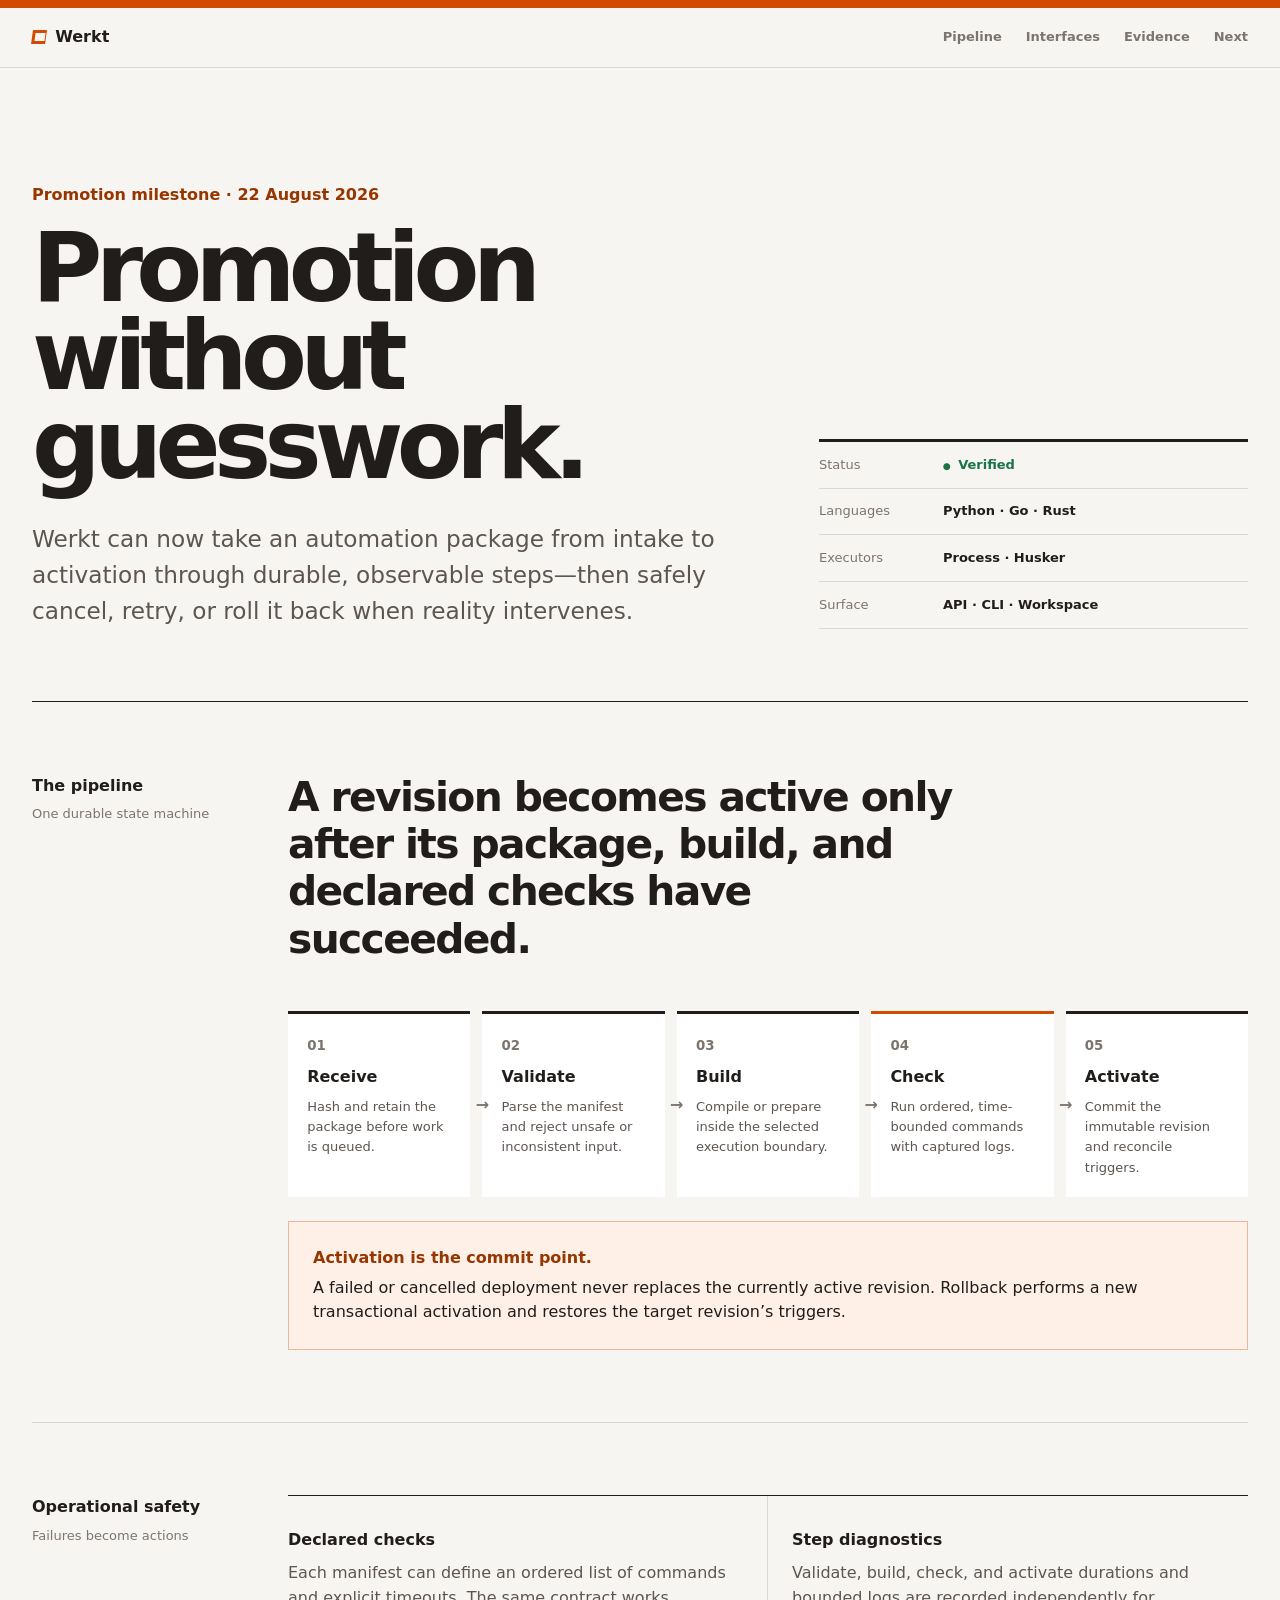
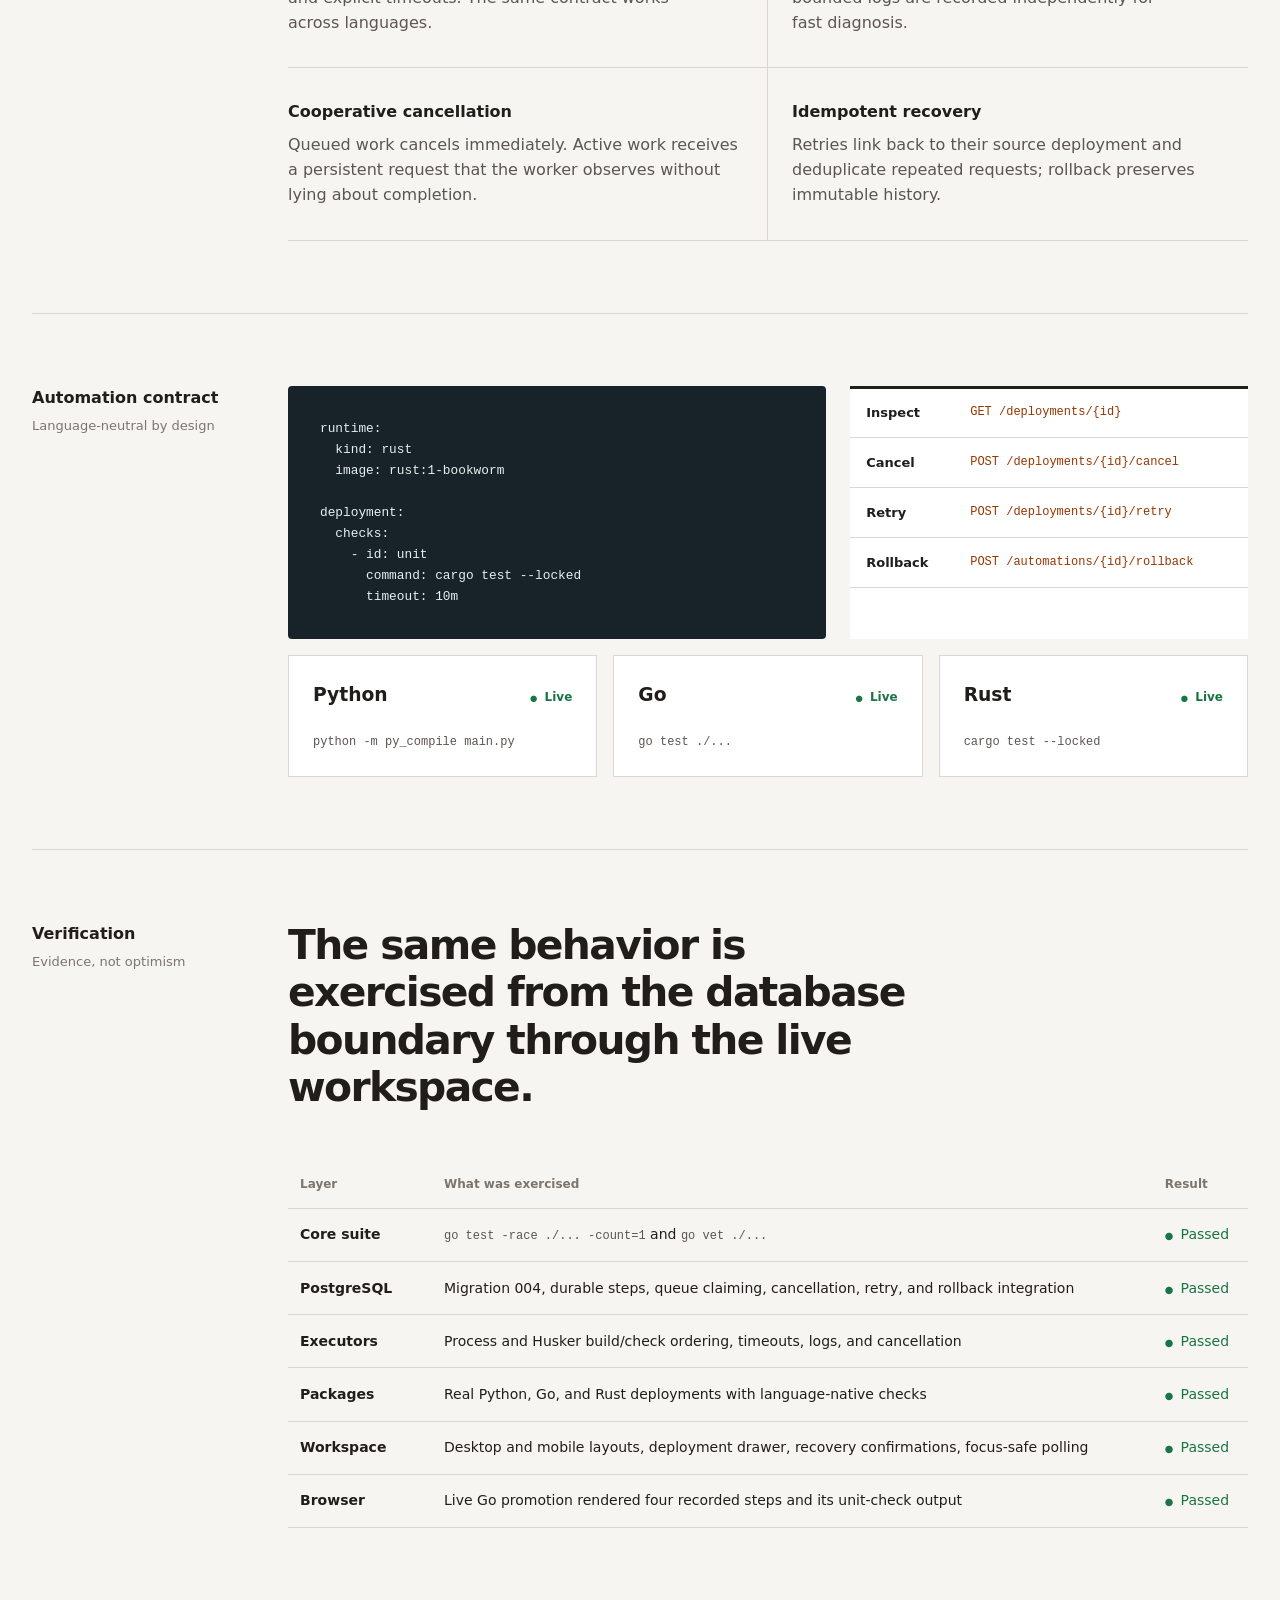
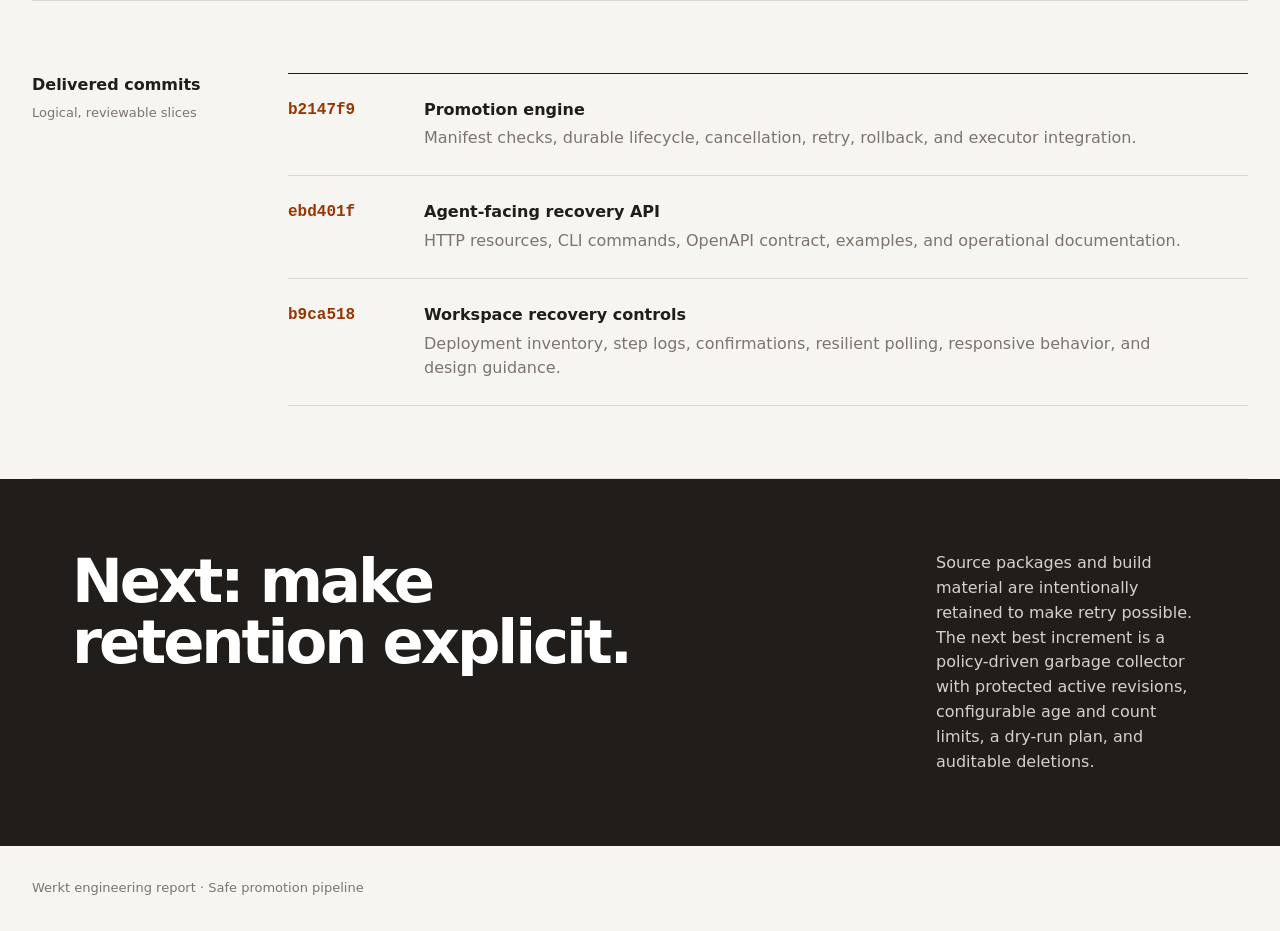
<file: reports/promotion-pipeline.html>
<!doctype html>
<html lang="en">
<head>
  <meta charset="utf-8">
  <meta name="viewport" content="width=device-width, initial-scale=1">
  <meta name="color-scheme" content="light">
  <meta name="theme-color" content="#f7f5f2">
  <title>Werkt — Safe promotion pipeline</title>
  <style>
    :root {
      --ink: #211d1b;
      --soft: #5d5550;
      --muted: #7d746e;
      --line: #ddd7d2;
      --paper: #fff;
      --canvas: #f7f5f2;
      --orange: #d34b00;
      --orange-dark: #963600;
      --orange-pale: #fff0e7;
      --green: #197446;
      --green-pale: #e6f6ed;
      --code: #182329;
      --code-text: #e7eeee;
      --space-1: .5rem;
      --space-2: .75rem;
      --space-3: 1rem;
      --space-4: 1.5rem;
      --space-5: 2rem;
      --space-6: 3rem;
      --space-7: 4.5rem;
    }

    * { box-sizing: border-box; }
    html { scroll-behavior: smooth; background: var(--canvas); }
    body {
      margin: 0;
      min-width: 20rem;
      background: var(--canvas);
      color: var(--ink);
      font: 1rem/1.55 -apple-system, BlinkMacSystemFont, "Segoe UI", system-ui, sans-serif;
      -webkit-font-smoothing: antialiased;
    }
    a { color: inherit; }
    code, pre { font-family: ui-monospace, SFMono-Regular, Menlo, Monaco, Consolas, monospace; }
    :focus-visible { outline: 2px solid var(--orange); outline-offset: 3px; }
    .wrap { width: min(76rem, calc(100% - 2rem)); margin-inline: auto; }
    .top-rule { height: .5rem; background: var(--orange); }
    .report-nav {
      position: sticky;
      z-index: 10;
      top: 0;
      display: flex;
      align-items: center;
      justify-content: space-between;
      min-height: 3.75rem;
      padding-inline: max(1rem, calc((100vw - 76rem) / 2));
      border-bottom: 1px solid var(--line);
      background: rgb(247 245 242 / .94);
      backdrop-filter: blur(12px);
    }
    .brand { display: flex; align-items: center; gap: .55rem; font-weight: 800; text-decoration: none; }
    .brand-mark { width: .9rem; height: .9rem; border: .24rem solid var(--orange); border-right-width: .1rem; transform: skew(-8deg); }
    .report-nav nav { display: flex; gap: var(--space-4); }
    .report-nav nav a { color: var(--muted); font-size: .8125rem; font-weight: 700; text-decoration: none; }
    .report-nav nav a:hover { color: var(--orange-dark); }

    .hero {
      display: grid;
      grid-template-columns: minmax(0, 1.25fr) minmax(17rem, .75fr);
      gap: var(--space-7);
      padding-block: clamp(4rem, 9vw, 7.5rem) var(--space-7);
      border-bottom: 1px solid var(--ink);
    }
    .kicker { margin: 0 0 var(--space-3); color: var(--orange-dark); font-weight: 800; }
    h1, h2, h3, p { text-wrap: pretty; }
    h1 { max-width: 12ch; margin: 0; font-size: clamp(3rem, 7.5vw, 6rem); line-height: .92; letter-spacing: -.07em; }
    .lede { max-width: 47rem; margin: var(--space-5) 0 0; color: var(--soft); font-size: clamp(1.1rem, 2vw, 1.45rem); }
    .meta { align-self: end; margin: 0; border-top: 3px solid var(--ink); }
    .meta div { display: grid; grid-template-columns: 7rem 1fr; gap: var(--space-2); padding: .8rem 0; border-bottom: 1px solid var(--line); font-size: .8125rem; }
    .meta dt { color: var(--muted); }
    .meta dd { margin: 0; font-weight: 750; overflow-wrap: anywhere; }
    .pass { color: var(--green); }
    .pass::before { content: "●"; margin-right: .45rem; font-size: .7em; }

    .section { display: grid; grid-template-columns: 13rem minmax(0, 1fr); gap: var(--space-6); padding-block: var(--space-7); border-bottom: 1px solid var(--line); }
    .section-label h2 { position: sticky; top: 5.5rem; margin: 0; font-size: 1rem; }
    .section-label p { margin: .35rem 0 0; color: var(--muted); font-size: .8125rem; }
    .statement { max-width: 42rem; margin: 0 0 var(--space-6); font-size: clamp(1.55rem, 3.2vw, 2.55rem); line-height: 1.16; letter-spacing: -.04em; font-weight: 750; }

    .pipeline { display: grid; grid-template-columns: repeat(5, minmax(0, 1fr)); gap: .75rem; }
    .stage { position: relative; min-height: 10rem; padding: 1.2rem; border-top: 3px solid var(--ink); background: var(--paper); }
    .stage.current { border-color: var(--orange); }
    .stage:not(:last-child)::after { content: "→"; position: absolute; z-index: 2; top: 50%; right: -.75rem; transform: translate(50%, -50%); color: var(--muted); font-weight: 800; }
    .stage small { color: var(--muted); font-weight: 750; }
    .stage h3 { margin: .45rem 0; font-size: 1rem; }
    .stage p { margin: 0; color: var(--soft); font-size: .8125rem; }
    .principle { margin-top: var(--space-4); padding: var(--space-4); border: 1px solid #e6b99f; background: var(--orange-pale); }
    .principle strong { color: var(--orange-dark); }
    .principle p { margin: .3rem 0 0; }

    .outcomes { display: grid; grid-template-columns: repeat(2, minmax(0, 1fr)); border-top: 1px solid var(--ink); }
    .outcome { padding: var(--space-5) var(--space-4) var(--space-5) 0; border-bottom: 1px solid var(--line); }
    .outcome:nth-child(odd) { border-right: 1px solid var(--line); }
    .outcome:nth-child(even) { padding-left: var(--space-4); }
    .outcome h3 { margin: 0 0 .5rem; font-size: 1rem; }
    .outcome p { margin: 0; color: var(--soft); }

    .code-grid { display: grid; grid-template-columns: 1.15fr .85fr; gap: var(--space-4); }
    pre { margin: 0; padding: var(--space-5); overflow: auto; border-radius: .25rem; background: var(--code); color: var(--code-text); font-size: .8rem; line-height: 1.65; }
    .controls { border-top: 3px solid var(--ink); background: var(--paper); }
    .control { display: grid; grid-template-columns: 5.5rem 1fr; gap: var(--space-3); padding: .9rem var(--space-3); border-bottom: 1px solid var(--line); }
    .control strong { font-size: .8125rem; }
    .control code { color: var(--orange-dark); font-size: .75rem; overflow-wrap: anywhere; }

    .language-grid { display: grid; grid-template-columns: repeat(3, 1fr); gap: var(--space-3); }
    .language { padding: var(--space-4); border: 1px solid var(--line); background: var(--paper); }
    .language-head { display: flex; align-items: baseline; justify-content: space-between; gap: var(--space-2); }
    .language h3 { margin: 0; }
    .language .pass { font-size: .75rem; font-weight: 750; }
    .language code { display: block; margin-top: var(--space-4); color: var(--soft); font-size: .75rem; }

    .evidence { width: 100%; border-collapse: collapse; }
    .evidence th, .evidence td { padding: .95rem .75rem; border-bottom: 1px solid var(--line); text-align: left; vertical-align: top; }
    .evidence th { color: var(--muted); font-size: .75rem; }
    .evidence td { font-size: .875rem; }
    .evidence td:first-child { width: 9rem; font-weight: 750; }
    .evidence code { color: var(--soft); font-size: .75rem; }

    .commit-list { border-top: 1px solid var(--ink); }
    .commit { display: grid; grid-template-columns: 7rem 1fr; gap: var(--space-4); padding: var(--space-4) 0; border-bottom: 1px solid var(--line); }
    .commit code { color: var(--orange-dark); font-weight: 750; }
    .commit strong { display: block; }
    .commit p { margin: .25rem 0 0; color: var(--muted); }

    .next { display: grid; grid-template-columns: minmax(0, 1fr) 17rem; gap: var(--space-6); padding: var(--space-7); background: var(--ink); color: white; }
    .next h2 { max-width: 14ch; margin: 0; font-size: clamp(2rem, 5vw, 3.8rem); line-height: 1; letter-spacing: -.05em; }
    .next p { margin: 0; color: #d8d0cb; }
    footer { padding-block: var(--space-5); color: var(--muted); font-size: .8125rem; }

    @media (max-width: 58rem) {
      .hero, .section { grid-template-columns: 1fr; gap: var(--space-5); }
      .section-label h2 { position: static; }
      .pipeline { grid-template-columns: 1fr; }
      .stage { min-height: 0; }
      .stage:not(:last-child)::after { top: auto; right: 50%; bottom: -.75rem; transform: translate(50%, 50%) rotate(90deg); }
      .code-grid { grid-template-columns: 1fr; }
    }
    @media (max-width: 42rem) {
      .report-nav nav { display: none; }
      .hero { padding-top: var(--space-6); }
      .outcomes, .language-grid { grid-template-columns: 1fr; }
      .outcome:nth-child(odd) { border-right: 0; }
      .outcome:nth-child(even) { padding-left: 0; }
      .next { grid-template-columns: 1fr; padding: var(--space-6) var(--space-4); }
      .evidence th:nth-child(2), .evidence td:nth-child(2) { display: none; }
    }
    @media print {
      .report-nav { position: static; }
      .section { break-inside: avoid; }
    }
  </style>
</head>
<body>
  <div class="top-rule"></div>
  <header class="report-nav">
    <a class="brand" href="#top"><span class="brand-mark" aria-hidden="true"></span>Werkt</a>
    <nav aria-label="Report sections">
      <a href="#pipeline">Pipeline</a>
      <a href="#interfaces">Interfaces</a>
      <a href="#evidence">Evidence</a>
      <a href="#next">Next</a>
    </nav>
  </header>

  <main id="top">
    <div class="wrap">
      <header class="hero">
        <div>
          <p class="kicker">Promotion milestone · 22 August 2026</p>
          <h1>Promotion without guesswork.</h1>
          <p class="lede">Werkt can now take an automation package from intake to activation through durable, observable steps—then safely cancel, retry, or roll it back when reality intervenes.</p>
        </div>
        <dl class="meta">
          <div><dt>Status</dt><dd class="pass">Verified</dd></div>
          <div><dt>Languages</dt><dd>Python · Go · Rust</dd></div>
          <div><dt>Executors</dt><dd>Process · Husker</dd></div>
          <div><dt>Surface</dt><dd>API · CLI · Workspace</dd></div>
        </dl>
      </header>

      <section class="section" id="pipeline">
        <div class="section-label"><h2>The pipeline</h2><p>One durable state machine</p></div>
        <div>
          <p class="statement">A revision becomes active only after its package, build, and declared checks have succeeded.</p>
          <div class="pipeline" aria-label="Deployment promotion pipeline">
            <article class="stage"><small>01</small><h3>Receive</h3><p>Hash and retain the package before work is queued.</p></article>
            <article class="stage"><small>02</small><h3>Validate</h3><p>Parse the manifest and reject unsafe or inconsistent input.</p></article>
            <article class="stage"><small>03</small><h3>Build</h3><p>Compile or prepare inside the selected execution boundary.</p></article>
            <article class="stage current"><small>04</small><h3>Check</h3><p>Run ordered, time-bounded commands with captured logs.</p></article>
            <article class="stage"><small>05</small><h3>Activate</h3><p>Commit the immutable revision and reconcile triggers.</p></article>
          </div>
          <div class="principle"><strong>Activation is the commit point.</strong><p>A failed or cancelled deployment never replaces the currently active revision. Rollback performs a new transactional activation and restores the target revision’s triggers.</p></div>
        </div>
      </section>

      <section class="section">
        <div class="section-label"><h2>Operational safety</h2><p>Failures become actions</p></div>
        <div class="outcomes">
          <article class="outcome"><h3>Declared checks</h3><p>Each manifest can define an ordered list of commands and explicit timeouts. The same contract works across languages.</p></article>
          <article class="outcome"><h3>Step diagnostics</h3><p>Validate, build, check, and activate durations and bounded logs are recorded independently for fast diagnosis.</p></article>
          <article class="outcome"><h3>Cooperative cancellation</h3><p>Queued work cancels immediately. Active work receives a persistent request that the worker observes without lying about completion.</p></article>
          <article class="outcome"><h3>Idempotent recovery</h3><p>Retries link back to their source deployment and deduplicate repeated requests; rollback preserves immutable history.</p></article>
        </div>
      </section>

      <section class="section" id="interfaces">
        <div class="section-label"><h2>Automation contract</h2><p>Language-neutral by design</p></div>
        <div>
          <div class="code-grid">
            <pre aria-label="Manifest checks example"><code>runtime:
  kind: rust
  image: rust:1-bookworm

deployment:
  checks:
    - id: unit
      command: cargo test --locked
      timeout: 10m</code></pre>
            <div class="controls" aria-label="Recovery interfaces">
              <div class="control"><strong>Inspect</strong><code>GET /deployments/{id}</code></div>
              <div class="control"><strong>Cancel</strong><code>POST /deployments/{id}/cancel</code></div>
              <div class="control"><strong>Retry</strong><code>POST /deployments/{id}/retry</code></div>
              <div class="control"><strong>Rollback</strong><code>POST /automations/{id}/rollback</code></div>
            </div>
          </div>
          <div class="language-grid" style="margin-top: 1rem">
            <article class="language"><div class="language-head"><h3>Python</h3><span class="pass">Live</span></div><code>python -m py_compile main.py</code></article>
            <article class="language"><div class="language-head"><h3>Go</h3><span class="pass">Live</span></div><code>go test ./...</code></article>
            <article class="language"><div class="language-head"><h3>Rust</h3><span class="pass">Live</span></div><code>cargo test --locked</code></article>
          </div>
        </div>
      </section>

      <section class="section" id="evidence">
        <div class="section-label"><h2>Verification</h2><p>Evidence, not optimism</p></div>
        <div>
          <p class="statement">The same behavior is exercised from the database boundary through the live workspace.</p>
          <table class="evidence">
            <thead><tr><th>Layer</th><th>What was exercised</th><th>Result</th></tr></thead>
            <tbody>
              <tr><td>Core suite</td><td><code>go test -race ./... -count=1</code> and <code>go vet ./...</code></td><td class="pass">Passed</td></tr>
              <tr><td>PostgreSQL</td><td>Migration 004, durable steps, queue claiming, cancellation, retry, and rollback integration</td><td class="pass">Passed</td></tr>
              <tr><td>Executors</td><td>Process and Husker build/check ordering, timeouts, logs, and cancellation</td><td class="pass">Passed</td></tr>
              <tr><td>Packages</td><td>Real Python, Go, and Rust deployments with language-native checks</td><td class="pass">Passed</td></tr>
              <tr><td>Workspace</td><td>Desktop and mobile layouts, deployment drawer, recovery confirmations, focus-safe polling</td><td class="pass">Passed</td></tr>
              <tr><td>Browser</td><td>Live Go promotion rendered four recorded steps and its unit-check output</td><td class="pass">Passed</td></tr>
            </tbody>
          </table>
        </div>
      </section>

      <section class="section">
        <div class="section-label"><h2>Delivered commits</h2><p>Logical, reviewable slices</p></div>
        <div class="commit-list">
          <div class="commit"><code>b2147f9</code><div><strong>Promotion engine</strong><p>Manifest checks, durable lifecycle, cancellation, retry, rollback, and executor integration.</p></div></div>
          <div class="commit"><code>ebd401f</code><div><strong>Agent-facing recovery API</strong><p>HTTP resources, CLI commands, OpenAPI contract, examples, and operational documentation.</p></div></div>
          <div class="commit"><code>b9ca518</code><div><strong>Workspace recovery controls</strong><p>Deployment inventory, step logs, confirmations, resilient polling, responsive behavior, and design guidance.</p></div></div>
        </div>
      </section>
    </div>

    <section class="next" id="next">
      <h2>Next: make retention explicit.</h2>
      <p>Source packages and build material are intentionally retained to make retry possible. The next best increment is a policy-driven garbage collector with protected active revisions, configurable age and count limits, a dry-run plan, and auditable deletions.</p>
    </section>
  </main>

  <footer class="wrap">Werkt engineering report · Safe promotion pipeline</footer>
</body>
</html>
</file>
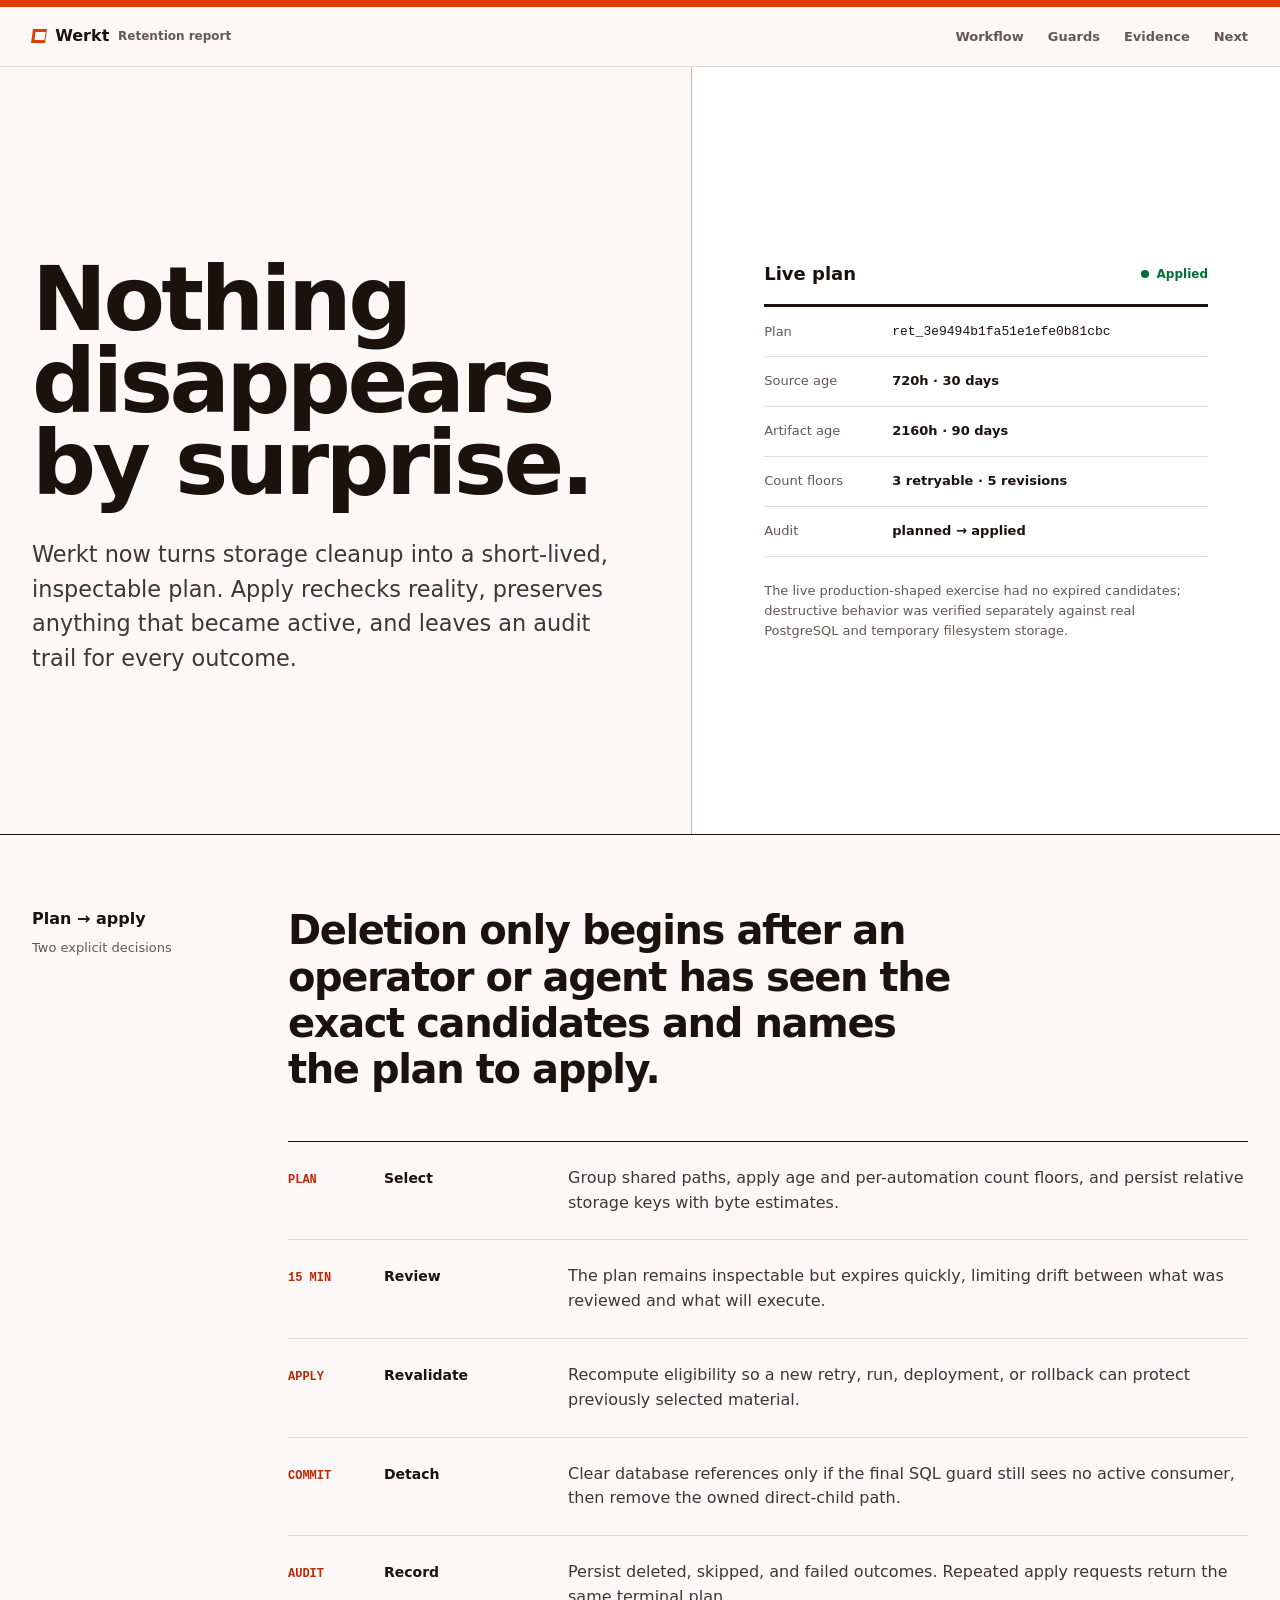
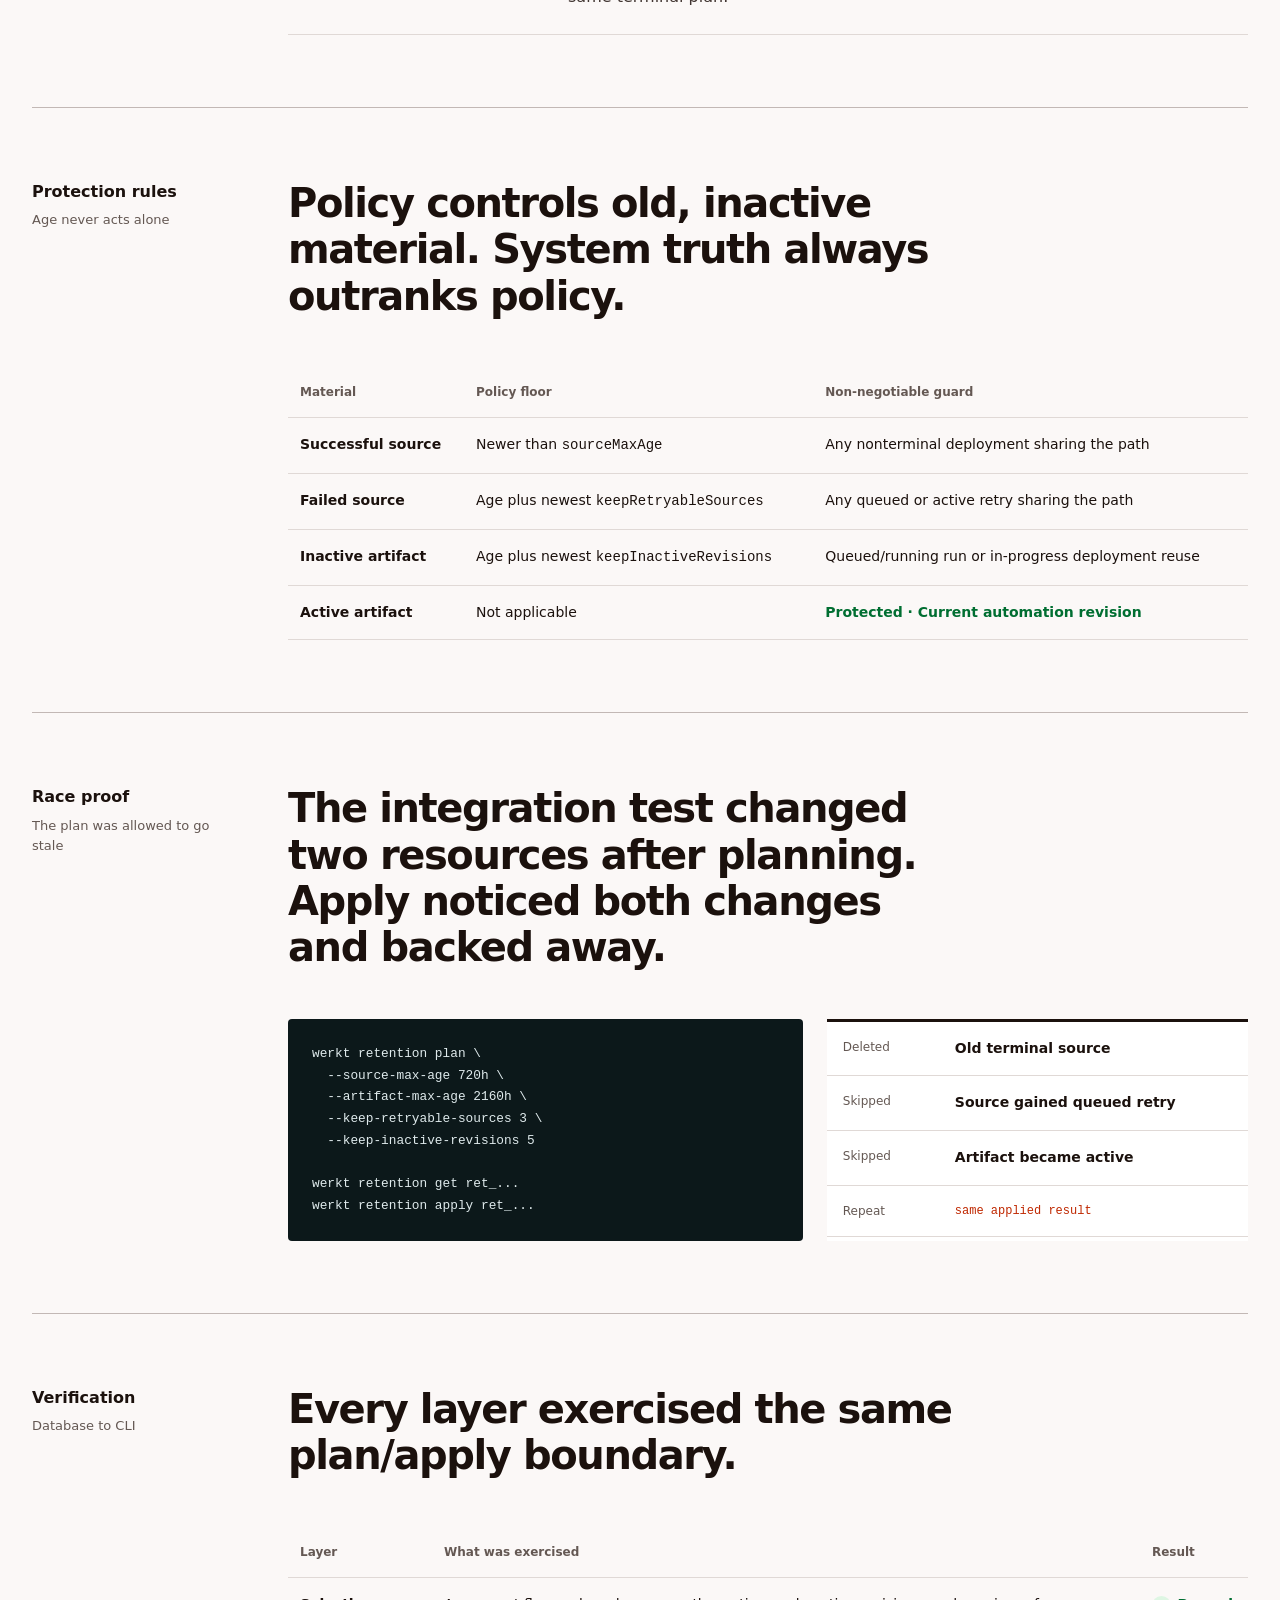
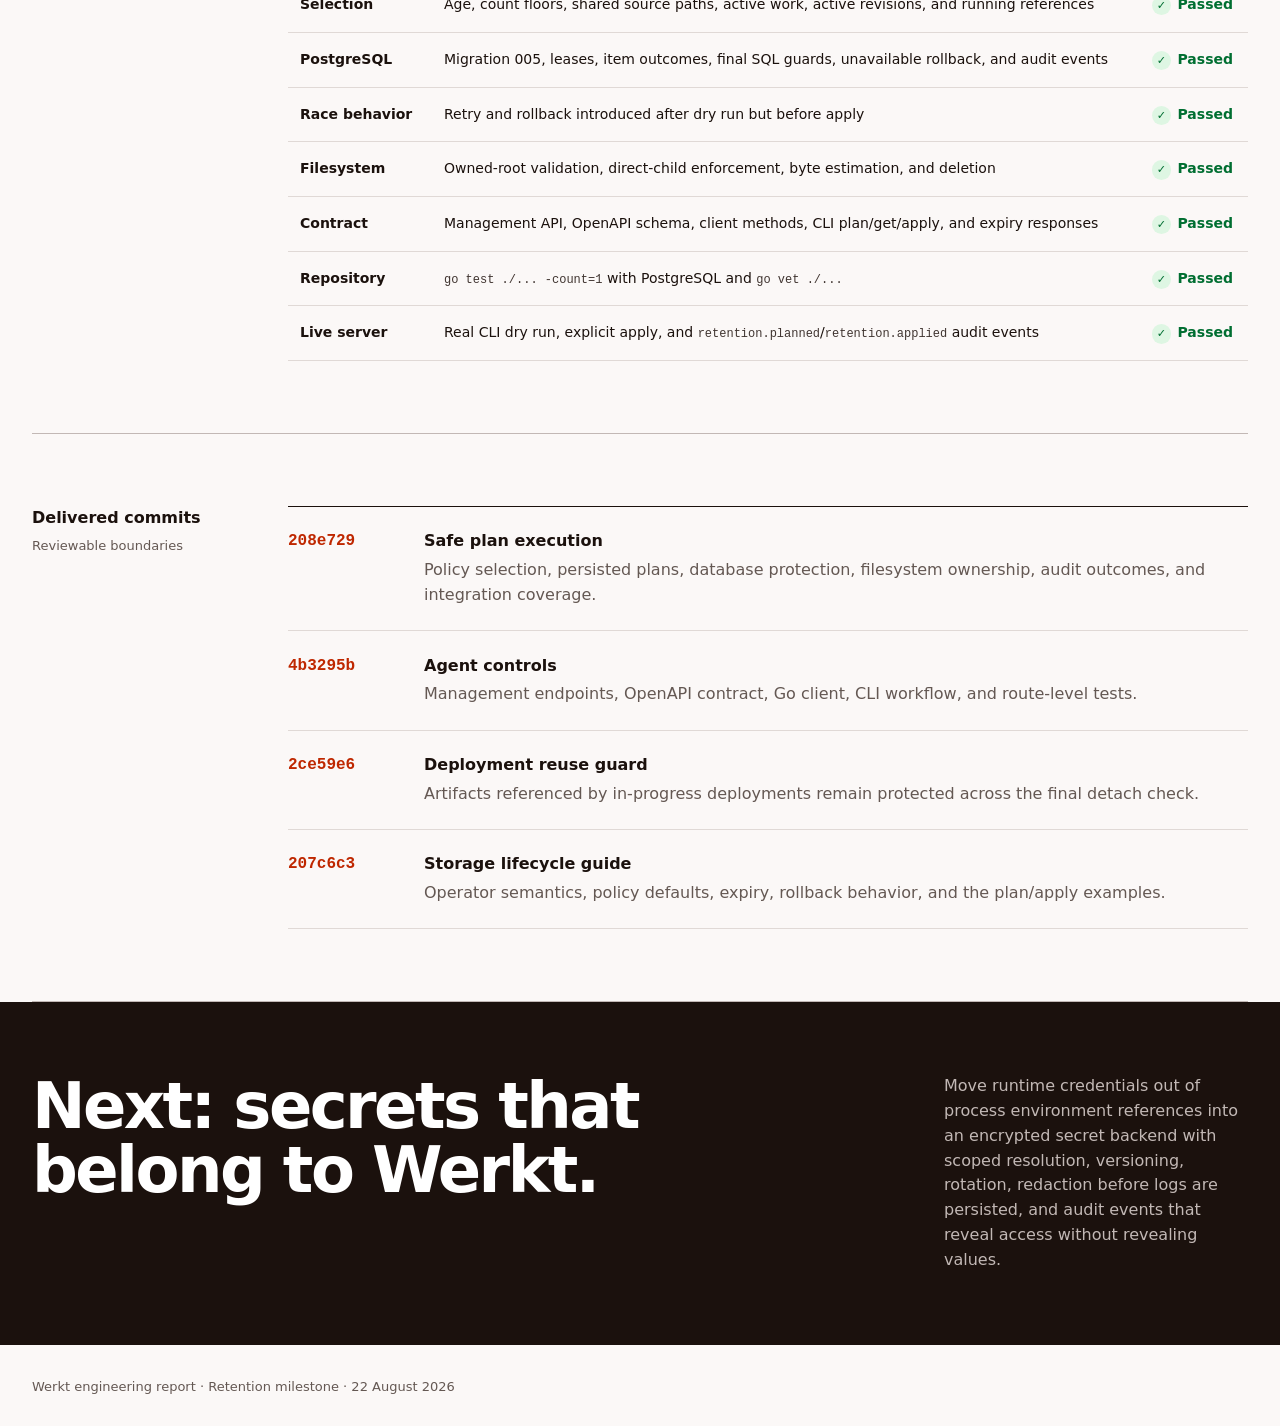
<file: reports/retention-milestone.html>
<!doctype html>
<html lang="en">
<head>
  <meta charset="utf-8">
  <meta name="viewport" content="width=device-width, initial-scale=1">
  <meta name="color-scheme" content="light">
  <meta name="theme-color" content="#f8f7f5">
  <title>Werkt — Retention milestone</title>
  <style>
    :root {
      --ink: oklch(0.19 0.018 43);
      --ink-soft: oklch(0.34 0.018 43);
      --muted: oklch(0.47 0.018 43);
      --faint: oklch(0.64 0.014 43);
      --line: oklch(0.89 0.009 43);
      --line-strong: oklch(0.79 0.012 43);
      --canvas: oklch(0.982 0.003 43);
      --surface: oklch(1 0 0);
      --selected: oklch(0.955 0.032 47);
      --orange: oklch(0.59 0.205 42);
      --orange-deep: oklch(0.52 0.2 42);
      --green: oklch(0.47 0.13 151);
      --green-pale: oklch(0.95 0.035 151);
      --blue: oklch(0.42 0.095 205);
      --code: oklch(0.2 0.018 205);
      --code-text: oklch(0.93 0.012 205);
    }

    * { box-sizing: border-box; }
    html { scroll-behavior: smooth; background: var(--canvas); }
    body {
      margin: 0;
      min-width: 20rem;
      background: var(--canvas);
      color: var(--ink);
      font: 1rem/1.55 -apple-system, BlinkMacSystemFont, "Segoe UI", system-ui, sans-serif;
      -webkit-font-smoothing: antialiased;
    }
    ::selection { background: var(--orange); color: white; }
    a { color: inherit; text-underline-offset: .2em; }
    code, pre { font-family: ui-monospace, SFMono-Regular, Menlo, Monaco, Consolas, monospace; }
    .tabular { font-variant-numeric: tabular-nums; }
    :focus-visible { outline: 2px solid var(--orange); outline-offset: 3px; }
    .skip-link { position: fixed; z-index: 30; top: 1rem; left: 1rem; transform: translateY(-200%); padding: .7rem 1rem; background: var(--ink); color: white; }
    .skip-link:focus { transform: none; }
    .wrap { width: min(76rem, calc(100% - 2rem)); margin-inline: auto; }

    .signal { height: .45rem; background: var(--orange); }
    .topbar {
      position: sticky;
      z-index: 20;
      top: 0;
      display: flex;
      align-items: center;
      justify-content: space-between;
      min-height: 3.75rem;
      padding-inline: max(1rem, calc((100vw - 76rem) / 2));
      border-bottom: 1px solid var(--line);
      background: color-mix(in oklch, var(--canvas) 94%, transparent);
      backdrop-filter: blur(12px);
    }
    .brand { display: flex; align-items: center; gap: .55rem; font-weight: 800; text-decoration: none; }
    .brand-mark { width: .9rem; height: .9rem; border: .24rem solid var(--orange); border-right-width: .1rem; transform: skew(-8deg); }
    .report-name { color: var(--muted); font-size: .75rem; font-weight: 700; }
    .topbar nav { display: flex; gap: 1.5rem; }
    .topbar nav a { color: var(--muted); font-size: .8125rem; font-weight: 700; text-decoration: none; }
    .topbar nav a:hover { color: var(--orange-deep); }

    .hero {
      display: grid;
      grid-template-columns: minmax(0, 1.08fr) minmax(21rem, .92fr);
      min-height: min(48rem, calc(100vh - 4.2rem));
      border-bottom: 1px solid var(--ink);
    }
    .hero-copy { display: flex; flex-direction: column; justify-content: center; padding: clamp(4rem, 10vw, 8rem) clamp(2rem, 6vw, 5rem) clamp(4rem, 8vw, 6rem) max(1rem, calc((100vw - 76rem) / 2)); }
    h1 { max-width: 11ch; margin: 0; font-size: clamp(3.4rem, 7vw, 6rem); line-height: .92; letter-spacing: -.04em; }
    .lede { max-width: 42rem; margin: 2rem 0 0; color: var(--ink-soft); font-size: clamp(1.08rem, 2vw, 1.4rem); }
    .hero-proof { display: grid; align-content: center; padding: clamp(2rem, 6vw, 4.5rem); border-left: 1px solid var(--line-strong); background: var(--surface); }
    .ledger-head { display: flex; align-items: center; justify-content: space-between; gap: 1rem; padding-bottom: 1rem; border-bottom: 3px solid var(--ink); }
    .ledger-head strong { font-size: 1.125rem; }
    .state { display: inline-flex; align-items: center; gap: .45rem; color: var(--green); font-size: .75rem; font-weight: 800; }
    .state::before { content: ""; width: .5rem; height: .5rem; border-radius: 50%; background: currentColor; }
    .ledger-row { display: grid; grid-template-columns: 7rem 1fr; gap: 1rem; padding: .9rem 0; border-bottom: 1px solid var(--line); font-size: .8125rem; }
    .ledger-row span:first-child { color: var(--muted); }
    .ledger-row strong, .ledger-row code { overflow-wrap: anywhere; }
    .ledger-note { margin: 1.5rem 0 0; color: var(--muted); font-size: .8125rem; }

    .section { display: grid; grid-template-columns: 13rem minmax(0, 1fr); gap: 3rem; padding-block: 4.5rem; border-bottom: 1px solid var(--line-strong); scroll-margin-top: 5rem; }
    .section-label h2 { position: sticky; top: 5.5rem; margin: 0; font-size: 1rem; }
    .section-label p { margin: .35rem 0 0; color: var(--muted); font-size: .8125rem; }
    .statement { max-width: 42rem; margin: 0 0 3rem; font-size: clamp(1.55rem, 3.2vw, 2.5rem); line-height: 1.16; letter-spacing: -.035em; font-weight: 750; }

    .sequence { border-top: 1px solid var(--ink); }
    .sequence-row { display: grid; grid-template-columns: 4.5rem 10rem 1fr; gap: 1.5rem; align-items: baseline; padding: 1.5rem 0; border-bottom: 1px solid var(--line); }
    .sequence-row .step { color: var(--orange-deep); font: 700 .75rem ui-monospace, SFMono-Regular, Menlo, monospace; }
    .sequence-row strong { font-size: .875rem; }
    .sequence-row p { margin: 0; color: var(--ink-soft); }

    .guard-table { width: 100%; border-collapse: collapse; }
    .guard-table th, .guard-table td { padding: 1rem .75rem; border-bottom: 1px solid var(--line); text-align: left; vertical-align: top; }
    .guard-table th { color: var(--muted); font-size: .75rem; }
    .guard-table td { font-size: .875rem; }
    .guard-table td:first-child { width: 11rem; font-weight: 750; }
    .always { color: var(--green); font-weight: 750; }
    .always::before { content: "Protected · "; }

    .proof-grid { display: grid; grid-template-columns: minmax(0, 1.1fr) minmax(18rem, .9fr); gap: 1.5rem; }
    pre { margin: 0; padding: 1.5rem; overflow: auto; border-radius: .25rem; background: var(--code); color: var(--code-text); font-size: .8rem; line-height: 1.7; }
    .outcome-list { border-top: 3px solid var(--ink); background: var(--surface); }
    .outcome { display: grid; grid-template-columns: 6rem 1fr; gap: 1rem; padding: 1rem; border-bottom: 1px solid var(--line); }
    .outcome span { color: var(--muted); font-size: .75rem; }
    .outcome strong { font-size: .875rem; }
    .outcome code { color: var(--orange-deep); font-size: .75rem; }

    .evidence { width: 100%; border-collapse: collapse; }
    .evidence th, .evidence td { padding: 1rem .75rem; border-bottom: 1px solid var(--line); text-align: left; vertical-align: top; }
    .evidence th { color: var(--muted); font-size: .75rem; }
    .evidence td { font-size: .875rem; }
    .evidence td:first-child { width: 9rem; font-weight: 750; }
    .pass { color: var(--green); font-weight: 750; }
    .pass::before { content: "✓"; display: inline-grid; place-items: center; width: 1.2rem; height: 1.2rem; margin-right: .4rem; border-radius: 50%; background: var(--green-pale); font-size: .7rem; }
    .evidence code { color: var(--ink-soft); font-size: .75rem; }

    .commits { border-top: 1px solid var(--ink); }
    .commit { display: grid; grid-template-columns: 7rem 1fr; gap: 1.5rem; padding: 1.4rem 0; border-bottom: 1px solid var(--line); }
    .commit code { color: var(--orange-deep); font-weight: 750; }
    .commit strong { display: block; }
    .commit p { margin: .25rem 0 0; color: var(--muted); }

    .next { display: grid; grid-template-columns: minmax(0, 1fr) 19rem; gap: 3rem; padding: 4.5rem max(1rem, calc((100vw - 76rem) / 2)); background: var(--ink); color: white; }
    .next h2 { max-width: 14ch; margin: 0; font-size: clamp(2.2rem, 5vw, 4rem); line-height: 1; letter-spacing: -.04em; }
    .next p { margin: 0; color: var(--line-strong); }
    footer { padding-block: 2rem; color: var(--muted); font-size: .8125rem; }

    @media (max-width: 58rem) {
      .hero { grid-template-columns: 1fr; min-height: 0; }
      .hero-proof { border-top: 1px solid var(--line-strong); border-left: 0; }
      .section { grid-template-columns: 1fr; gap: 2rem; }
      .section-label h2 { position: static; }
      .proof-grid { grid-template-columns: 1fr; }
    }
    @media (max-width: 42rem) {
      .topbar { position: static; }
      .topbar nav { display: none; }
      .hero-copy { padding-block: 4rem; }
      .sequence-row { grid-template-columns: 3rem 1fr; gap: .75rem; }
      .sequence-row p { grid-column: 2; }
      .guard-table thead, .evidence thead { position: absolute; width: 1px; height: 1px; overflow: hidden; clip-path: inset(50%); white-space: nowrap; }
      .guard-table, .guard-table tbody, .guard-table tr,
      .evidence, .evidence tbody, .evidence tr { display: block; width: 100%; }
      .guard-table tr, .evidence tr { padding: .8rem 0; border-bottom: 1px solid var(--line); }
      .guard-table td, .evidence td {
        display: grid;
        grid-template-columns: 6.75rem minmax(0, 1fr);
        gap: .75rem;
        width: auto;
        padding: .3rem 0;
        border: 0;
        overflow-wrap: anywhere;
      }
      .guard-table td::before, .evidence td::before { content: attr(data-label); color: var(--muted); font-size: .6875rem; font-weight: 700; }
      .evidence td:first-child, .guard-table td:first-child { width: auto; }
      .evidence .pass::before { content: "Result"; display: block; width: auto; height: auto; margin: 0; border-radius: 0; background: transparent; color: var(--muted); font-size: .6875rem; }
      .next { grid-template-columns: 1fr; padding-block: 3.5rem; }
      .commit { grid-template-columns: 1fr; gap: .4rem; }
    }
    @media (prefers-reduced-motion: reduce) { html { scroll-behavior: auto; } }
    @media print { .topbar { position: static; } .section { break-inside: avoid; } }
  </style>
</head>
<body>
  <!--
    THESIS: Retention is a reviewed ledger, not an invisible cleanup job; this report refuses decorative storage metrics.
    OWN-WORLD: Warm instrument paper, flat ruled surfaces, one signal orange, exact mono identifiers, and textual semantic states.
    STORY: See why deletion is safe, trace plan to apply, verify the race behavior, and understand the next hardening step.
    FIRST VIEWPORT: A large plain-language guarantee faces the exact live plan ledger and its terminal state.
    FORM: Read-mode extension of Werkt’s established engineering report series; no direction seed was needed for this narrow artifact.
    FINISH: unreviewed and undocumented is unfinished; this build ends with the finish review, the verdict, DESIGN.md, and every shipping raster carrying its provenance
  -->
  <a class="skip-link" href="#content">Skip to report</a>
  <div class="signal" aria-hidden="true"></div>
  <header class="topbar">
    <a class="brand" href="#top"><span class="brand-mark" aria-hidden="true"></span>Werkt <span class="report-name">Retention report</span></a>
    <nav aria-label="Report sections">
      <a href="#workflow">Workflow</a>
      <a href="#guards">Guards</a>
      <a href="#evidence">Evidence</a>
      <a href="#next">Next</a>
    </nav>
  </header>

  <main id="content">
    <header class="hero" id="top">
      <div class="hero-copy">
        <h1>Nothing disappears by surprise.</h1>
        <p class="lede">Werkt now turns storage cleanup into a short-lived, inspectable plan. Apply rechecks reality, preserves anything that became active, and leaves an audit trail for every outcome.</p>
      </div>
      <aside class="hero-proof" aria-label="Live retention plan evidence">
        <div class="ledger-head"><strong>Live plan</strong><span class="state">Applied</span></div>
        <div class="ledger-row"><span>Plan</span><code>ret_3e9494b1fa51e1efe0b81cbc</code></div>
        <div class="ledger-row"><span>Source age</span><strong class="tabular">720h · 30 days</strong></div>
        <div class="ledger-row"><span>Artifact age</span><strong class="tabular">2160h · 90 days</strong></div>
        <div class="ledger-row"><span>Count floors</span><strong>3 retryable · 5 revisions</strong></div>
        <div class="ledger-row"><span>Audit</span><strong>planned → applied</strong></div>
        <p class="ledger-note">The live production-shaped exercise had no expired candidates; destructive behavior was verified separately against real PostgreSQL and temporary filesystem storage.</p>
      </aside>
    </header>

    <div class="wrap">
      <section class="section" id="workflow">
        <div class="section-label"><h2>Plan → apply</h2><p>Two explicit decisions</p></div>
        <div>
          <p class="statement">Deletion only begins after an operator or agent has seen the exact candidates and names the plan to apply.</p>
          <div class="sequence">
            <div class="sequence-row"><span class="step">PLAN</span><strong>Select</strong><p>Group shared paths, apply age and per-automation count floors, and persist relative storage keys with byte estimates.</p></div>
            <div class="sequence-row"><span class="step">15 MIN</span><strong>Review</strong><p>The plan remains inspectable but expires quickly, limiting drift between what was reviewed and what will execute.</p></div>
            <div class="sequence-row"><span class="step">APPLY</span><strong>Revalidate</strong><p>Recompute eligibility so a new retry, run, deployment, or rollback can protect previously selected material.</p></div>
            <div class="sequence-row"><span class="step">COMMIT</span><strong>Detach</strong><p>Clear database references only if the final SQL guard still sees no active consumer, then remove the owned direct-child path.</p></div>
            <div class="sequence-row"><span class="step">AUDIT</span><strong>Record</strong><p>Persist deleted, skipped, and failed outcomes. Repeated apply requests return the same terminal plan.</p></div>
          </div>
        </div>
      </section>

      <section class="section" id="guards">
        <div class="section-label"><h2>Protection rules</h2><p>Age never acts alone</p></div>
        <div>
          <p class="statement">Policy controls old, inactive material. System truth always outranks policy.</p>
          <table class="guard-table">
            <thead><tr><th>Material</th><th>Policy floor</th><th>Non-negotiable guard</th></tr></thead>
            <tbody>
              <tr><td data-label="Material">Successful source</td><td data-label="Policy floor">Newer than <code>sourceMaxAge</code></td><td data-label="Guard">Any nonterminal deployment sharing the path</td></tr>
              <tr><td data-label="Material">Failed source</td><td data-label="Policy floor">Age plus newest <code>keepRetryableSources</code></td><td data-label="Guard">Any queued or active retry sharing the path</td></tr>
              <tr><td data-label="Material">Inactive artifact</td><td data-label="Policy floor">Age plus newest <code>keepInactiveRevisions</code></td><td data-label="Guard">Queued/running run or in-progress deployment reuse</td></tr>
              <tr><td data-label="Material">Active artifact</td><td data-label="Policy floor">Not applicable</td><td class="always" data-label="Guard">Current automation revision</td></tr>
            </tbody>
          </table>
        </div>
      </section>

      <section class="section">
        <div class="section-label"><h2>Race proof</h2><p>The plan was allowed to go stale</p></div>
        <div>
          <p class="statement">The integration test changed two resources after planning. Apply noticed both changes and backed away.</p>
          <div class="proof-grid">
            <pre aria-label="Retention CLI commands"><code>werkt retention plan \
  --source-max-age 720h \
  --artifact-max-age 2160h \
  --keep-retryable-sources 3 \
  --keep-inactive-revisions 5

werkt retention get ret_...
werkt retention apply ret_...</code></pre>
            <div class="outcome-list">
              <div class="outcome"><span>Deleted</span><strong>Old terminal source</strong></div>
              <div class="outcome"><span>Skipped</span><strong>Source gained queued retry</strong></div>
              <div class="outcome"><span>Skipped</span><strong>Artifact became active</strong></div>
              <div class="outcome"><span>Repeat</span><code>same applied result</code></div>
            </div>
          </div>
        </div>
      </section>

      <section class="section" id="evidence">
        <div class="section-label"><h2>Verification</h2><p>Database to CLI</p></div>
        <div>
          <p class="statement">Every layer exercised the same plan/apply boundary.</p>
          <table class="evidence">
            <thead><tr><th>Layer</th><th>What was exercised</th><th>Result</th></tr></thead>
            <tbody>
              <tr><td data-label="Layer">Selection</td><td data-label="Evidence">Age, count floors, shared source paths, active work, active revisions, and running references</td><td class="pass" data-label="Result">Passed</td></tr>
              <tr><td data-label="Layer">PostgreSQL</td><td data-label="Evidence">Migration 005, leases, item outcomes, final SQL guards, unavailable rollback, and audit events</td><td class="pass" data-label="Result">Passed</td></tr>
              <tr><td data-label="Layer">Race behavior</td><td data-label="Evidence">Retry and rollback introduced after dry run but before apply</td><td class="pass" data-label="Result">Passed</td></tr>
              <tr><td data-label="Layer">Filesystem</td><td data-label="Evidence">Owned-root validation, direct-child enforcement, byte estimation, and deletion</td><td class="pass" data-label="Result">Passed</td></tr>
              <tr><td data-label="Layer">Contract</td><td data-label="Evidence">Management API, OpenAPI schema, client methods, CLI plan/get/apply, and expiry responses</td><td class="pass" data-label="Result">Passed</td></tr>
              <tr><td data-label="Layer">Repository</td><td data-label="Evidence"><code>go test ./... -count=1</code> with PostgreSQL and <code>go vet ./...</code></td><td class="pass" data-label="Result">Passed</td></tr>
              <tr><td data-label="Layer">Live server</td><td data-label="Evidence">Real CLI dry run, explicit apply, and <code>retention.planned</code>/<code>retention.applied</code> audit events</td><td class="pass" data-label="Result">Passed</td></tr>
            </tbody>
          </table>
        </div>
      </section>

      <section class="section">
        <div class="section-label"><h2>Delivered commits</h2><p>Reviewable boundaries</p></div>
        <div class="commits">
          <div class="commit"><code>208e729</code><div><strong>Safe plan execution</strong><p>Policy selection, persisted plans, database protection, filesystem ownership, audit outcomes, and integration coverage.</p></div></div>
          <div class="commit"><code>4b3295b</code><div><strong>Agent controls</strong><p>Management endpoints, OpenAPI contract, Go client, CLI workflow, and route-level tests.</p></div></div>
          <div class="commit"><code>2ce59e6</code><div><strong>Deployment reuse guard</strong><p>Artifacts referenced by in-progress deployments remain protected across the final detach check.</p></div></div>
          <div class="commit"><code>207c6c3</code><div><strong>Storage lifecycle guide</strong><p>Operator semantics, policy defaults, expiry, rollback behavior, and the plan/apply examples.</p></div></div>
        </div>
      </section>
    </div>

    <section class="next" id="next">
      <h2>Next: secrets that belong to Werkt.</h2>
      <p>Move runtime credentials out of process environment references into an encrypted secret backend with scoped resolution, versioning, rotation, redaction before logs are persisted, and audit events that reveal access without revealing values.</p>
    </section>
  </main>

  <footer class="wrap">Werkt engineering report · Retention milestone · 22 August 2026</footer>
</body>
</html>
</file>
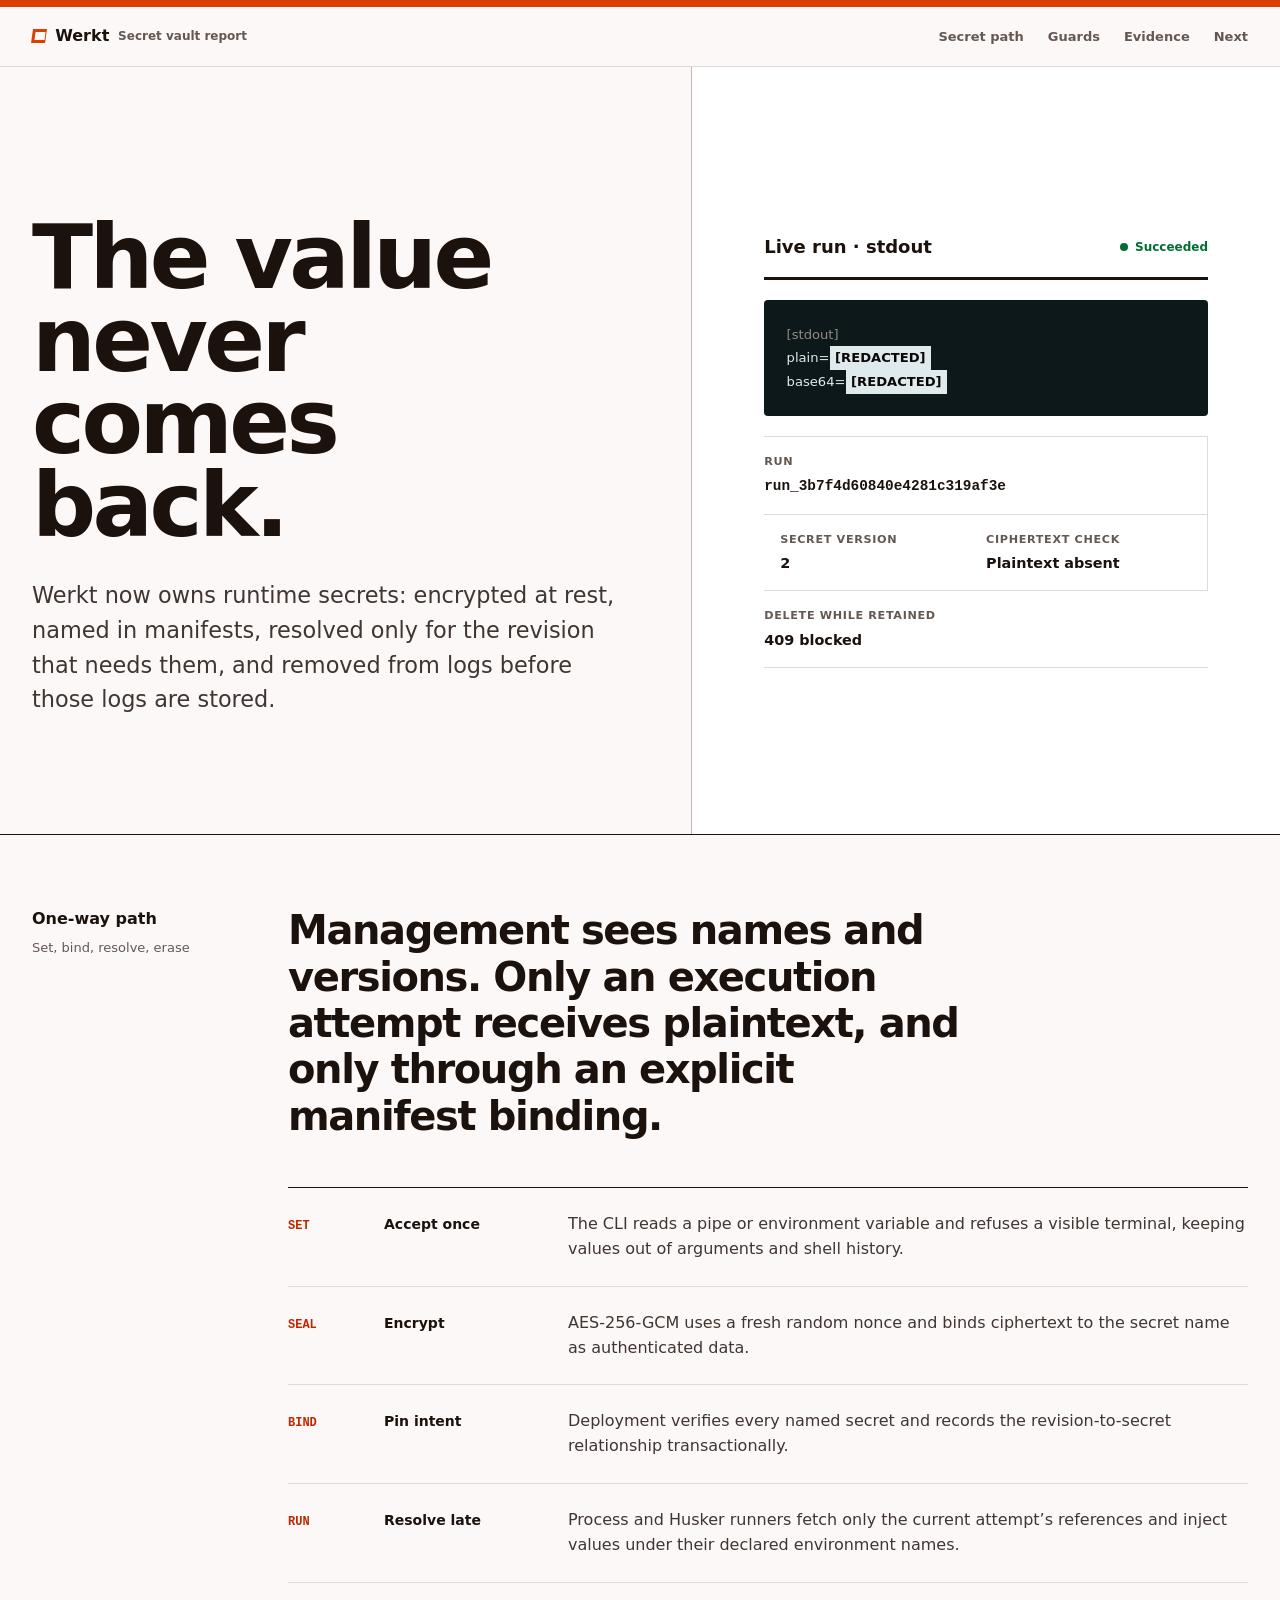
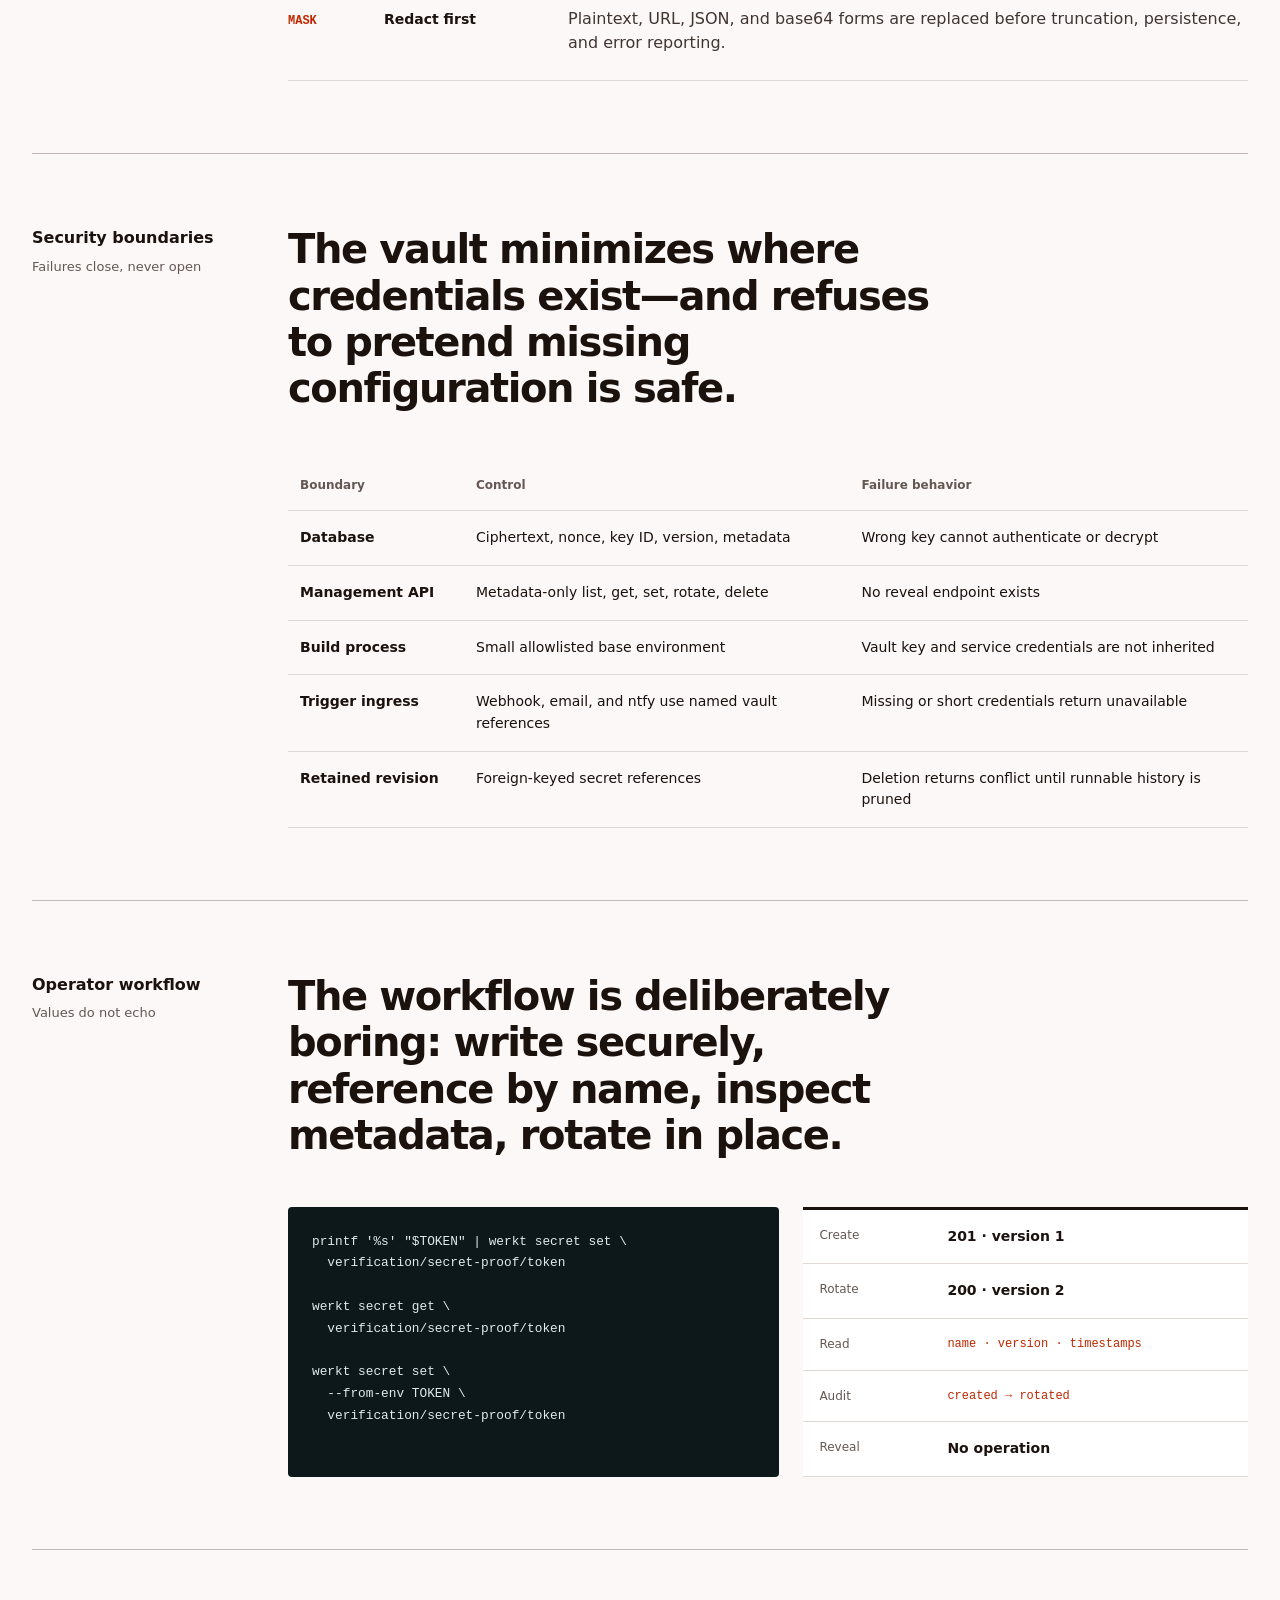
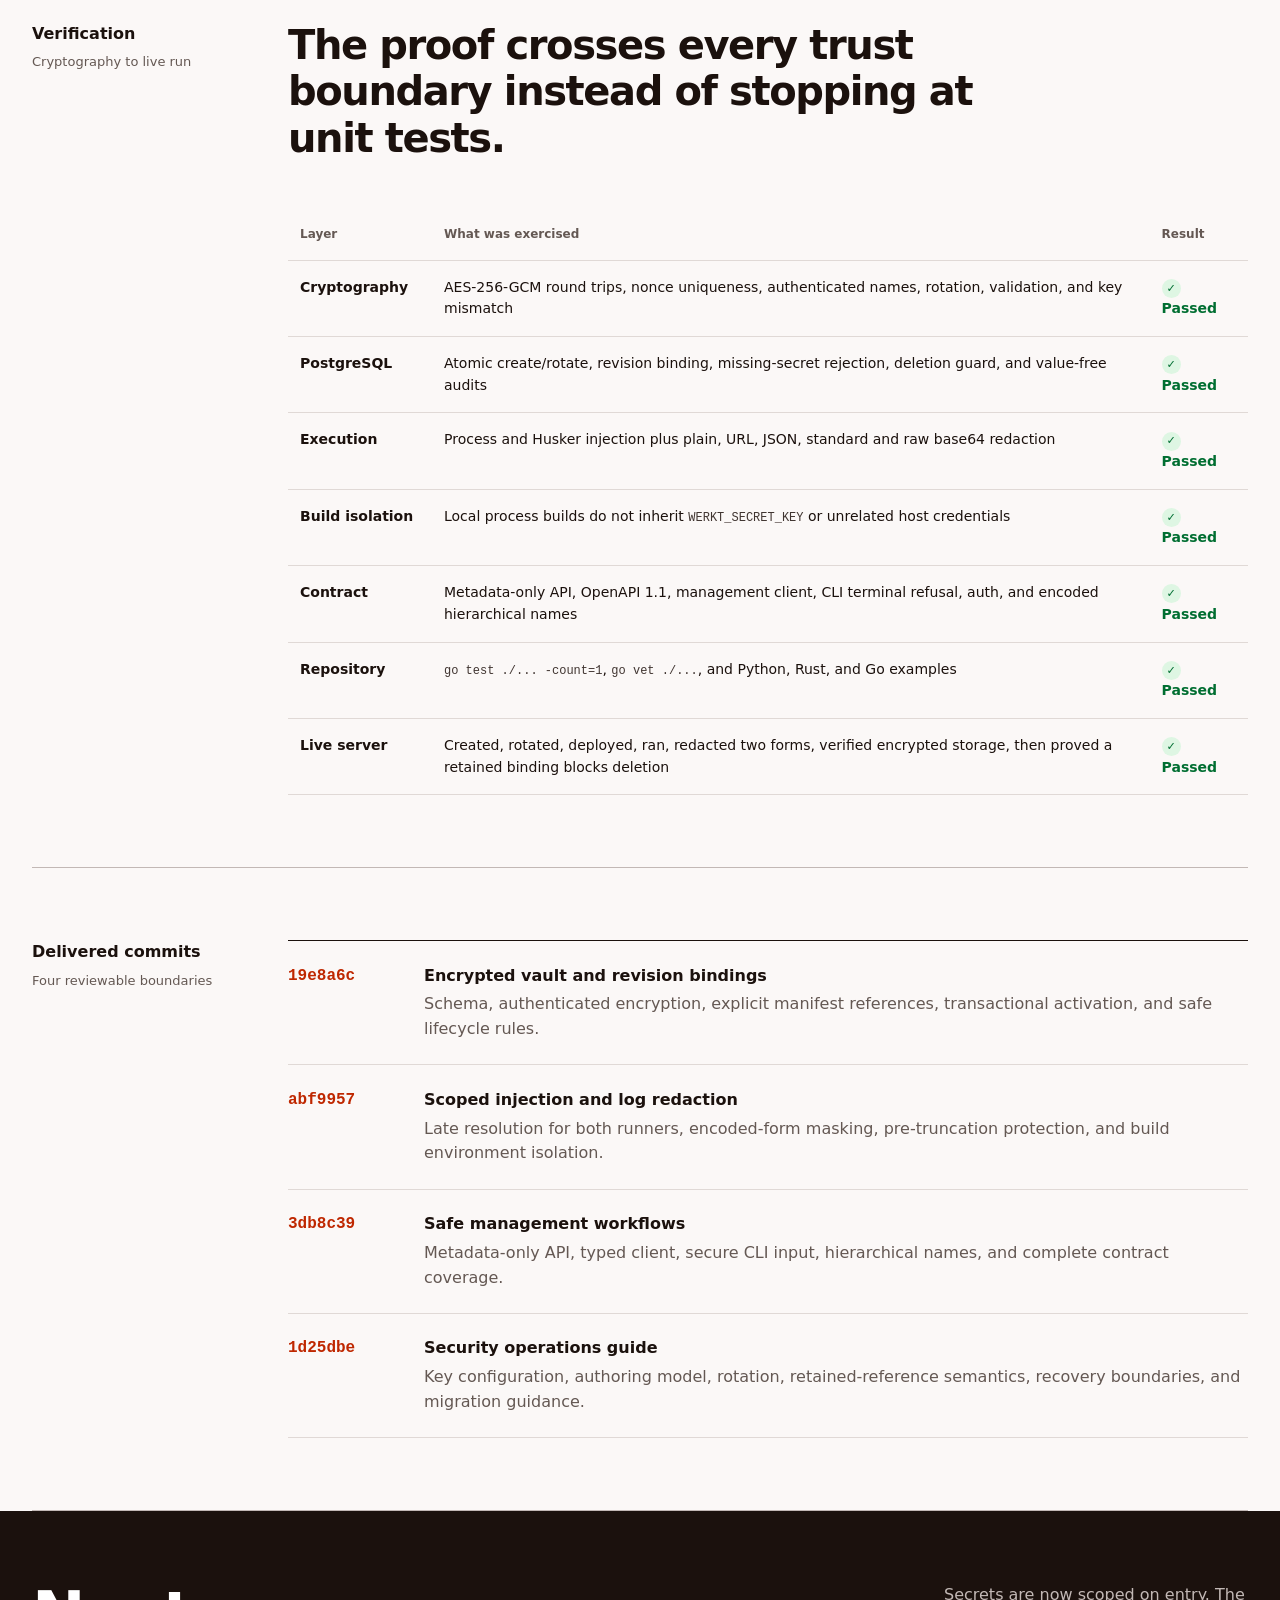
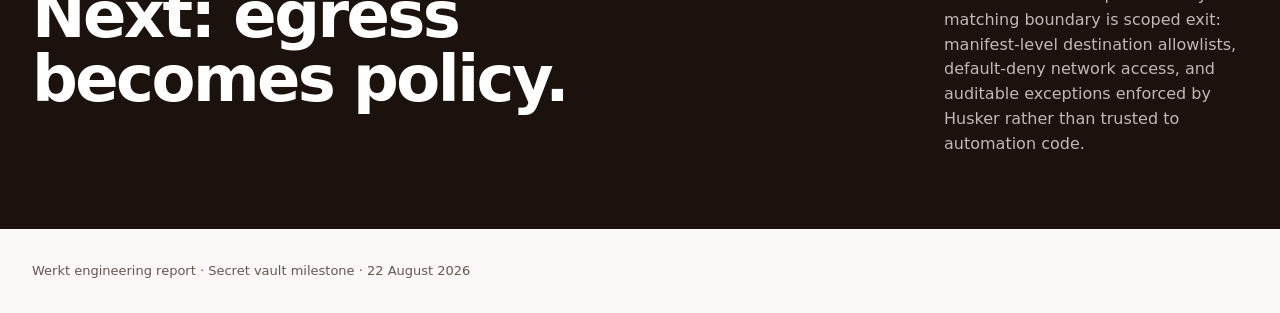
<file: reports/secret-vault-milestone.html>
<!doctype html>
<html lang="en">
<head>
  <meta charset="utf-8">
  <meta name="viewport" content="width=device-width, initial-scale=1">
  <meta name="color-scheme" content="light">
  <meta name="theme-color" content="#f8f7f5">
  <title>Werkt — Secret vault milestone</title>
  <style>
    :root {
      --ink: oklch(0.19 0.018 43); --ink-soft: oklch(0.34 0.018 43);
      --muted: oklch(0.47 0.018 43); --faint: oklch(0.64 0.014 43); --line: oklch(0.89 0.009 43);
      --line-strong: oklch(0.79 0.012 43); --canvas: oklch(0.982 0.003 43);
      --surface: oklch(1 0 0); --orange: oklch(0.59 0.205 42);
      --orange-deep: oklch(0.52 0.2 42); --green: oklch(0.47 0.13 151);
      --green-pale: oklch(0.95 0.035 151); --code: oklch(0.2 0.018 205);
      --code-text: oklch(0.93 0.012 205); --redacted: oklch(0.13 0.01 43);
    }
    * { box-sizing: border-box; }
    html { scroll-behavior: smooth; background: var(--canvas); }
    body { margin: 0; min-width: 20rem; background: var(--canvas); color: var(--ink); font: 1rem/1.55 -apple-system, BlinkMacSystemFont, "Segoe UI", system-ui, sans-serif; -webkit-font-smoothing: antialiased; }
    ::selection { background: var(--orange); color: white; }
    a { color: inherit; text-underline-offset: .2em; }
    code, pre { font-family: ui-monospace, SFMono-Regular, Menlo, Monaco, Consolas, monospace; }
    .tabular { font-variant-numeric: tabular-nums; }
    :focus-visible { outline: 2px solid var(--orange); outline-offset: 3px; }
    .skip-link { position: fixed; z-index: 30; top: 1rem; left: 1rem; transform: translateY(-200%); padding: .7rem 1rem; background: var(--ink); color: white; }
    .skip-link:focus { transform: none; }
    .wrap { width: min(76rem, calc(100% - 2rem)); margin-inline: auto; }
    .signal { height: .45rem; background: var(--orange); }
    .topbar { position: sticky; z-index: 20; top: 0; display: flex; align-items: center; justify-content: space-between; min-height: 3.75rem; padding-inline: max(1rem, calc((100vw - 76rem) / 2)); border-bottom: 1px solid var(--line); background: color-mix(in oklch, var(--canvas) 94%, transparent); backdrop-filter: blur(12px); }
    .brand { display: flex; align-items: center; gap: .55rem; font-weight: 800; text-decoration: none; }
    .brand-mark { width: .9rem; height: .9rem; border: .24rem solid var(--orange); border-right-width: .1rem; transform: skew(-8deg); }
    .report-name { color: var(--muted); font-size: .75rem; font-weight: 700; }
    .topbar nav { display: flex; gap: 1.5rem; }
    .topbar nav a { color: var(--muted); font-size: .8125rem; font-weight: 700; text-decoration: none; }
    .topbar nav a:hover { color: var(--orange-deep); }
    .hero { display: grid; grid-template-columns: minmax(0, 1.08fr) minmax(21rem, .92fr); min-height: min(48rem, calc(100vh - 4.2rem)); border-bottom: 1px solid var(--ink); }
    .hero-copy { display: flex; flex-direction: column; justify-content: center; padding: clamp(4rem, 10vw, 8rem) clamp(2rem, 6vw, 5rem) clamp(4rem, 8vw, 6rem) max(1rem, calc((100vw - 76rem) / 2)); }
    h1 { max-width: 10ch; margin: 0; font-size: clamp(3.4rem, 7vw, 6rem); line-height: .92; letter-spacing: -.04em; }
    .lede { max-width: 42rem; margin: 2rem 0 0; color: var(--ink-soft); font-size: clamp(1.08rem, 2vw, 1.4rem); }
    .hero-proof { display: grid; align-content: center; padding: clamp(2rem, 6vw, 4.5rem); border-left: 1px solid var(--line-strong); background: var(--surface); }
    .terminal-head { display: flex; align-items: center; justify-content: space-between; gap: 1rem; padding-bottom: 1rem; border-bottom: 3px solid var(--ink); }
    .terminal-head strong { font-size: 1.125rem; }
    .state { display: inline-flex; align-items: center; gap: .45rem; color: var(--green); font-size: .75rem; font-weight: 800; }
    .state::before { content: ""; width: .5rem; height: .5rem; border-radius: 50%; background: currentColor; }
    .terminal { margin-top: 1.25rem; padding: 1.4rem; border-radius: .25rem; background: var(--code); color: var(--code-text); font-size: .82rem; line-height: 1.8; }
    .terminal .dim { color: var(--faint); }
    .terminal .mask { display: inline-block; padding: 0 .35rem; background: var(--code-text); color: var(--redacted); font-weight: 800; }
    .proof-meta { display: grid; grid-template-columns: 1fr 1fr; border-top: 1px solid var(--line); margin-top: 1.25rem; }
    .proof-meta div { padding: 1rem 0; border-bottom: 1px solid var(--line); }
    .proof-meta div:nth-child(odd) { border-right: 1px solid var(--line); padding-right: 1rem; }
    .proof-meta div:nth-child(even) { padding-left: 1rem; }
    .proof-meta .wide { grid-column: 1 / -1; padding-inline: 0; border-right: 0; }
    .proof-meta .wide:last-child { padding-left: 0; }
    .proof-meta span { display: block; color: var(--muted); font-size: .7rem; font-weight: 700; text-transform: uppercase; letter-spacing: .06em; }
    .proof-meta strong { display: block; margin-top: .25rem; font-size: .9rem; overflow-wrap: anywhere; }
    .section { display: grid; grid-template-columns: 13rem minmax(0, 1fr); gap: 3rem; padding-block: 4.5rem; border-bottom: 1px solid var(--line-strong); scroll-margin-top: 5rem; }
    .section-label h2 { position: sticky; top: 5.5rem; margin: 0; font-size: 1rem; }
    .section-label p { margin: .35rem 0 0; color: var(--muted); font-size: .8125rem; }
    .statement { max-width: 43rem; margin: 0 0 3rem; font-size: clamp(1.55rem, 3.2vw, 2.5rem); line-height: 1.16; letter-spacing: -.035em; font-weight: 750; }
    .sequence { border-top: 1px solid var(--ink); }
    .sequence-row { display: grid; grid-template-columns: 4.5rem 10rem 1fr; gap: 1.5rem; align-items: baseline; padding: 1.5rem 0; border-bottom: 1px solid var(--line); }
    .sequence-row .step { color: var(--orange-deep); font: 700 .75rem ui-monospace, SFMono-Regular, Menlo, monospace; }
    .sequence-row strong { font-size: .875rem; }
    .sequence-row p { margin: 0; color: var(--ink-soft); }
    .guard-table, .evidence { width: 100%; border-collapse: collapse; }
    .guard-table th, .guard-table td, .evidence th, .evidence td { padding: 1rem .75rem; border-bottom: 1px solid var(--line); text-align: left; vertical-align: top; }
    .guard-table th, .evidence th { color: var(--muted); font-size: .75rem; }
    .guard-table td, .evidence td { font-size: .875rem; }
    .guard-table td:first-child { width: 11rem; font-weight: 750; }
    .proof-grid { display: grid; grid-template-columns: minmax(0, 1.05fr) minmax(18rem, .95fr); gap: 1.5rem; }
    pre { margin: 0; padding: 1.5rem; overflow: auto; border-radius: .25rem; background: var(--code); color: var(--code-text); font-size: .8rem; line-height: 1.7; }
    .outcome-list { border-top: 3px solid var(--ink); background: var(--surface); }
    .outcome { display: grid; grid-template-columns: 7rem 1fr; gap: 1rem; padding: 1rem; border-bottom: 1px solid var(--line); }
    .outcome span { color: var(--muted); font-size: .75rem; }
    .outcome strong { font-size: .875rem; }
    .outcome code { color: var(--orange-deep); font-size: .75rem; overflow-wrap: anywhere; }
    .evidence td:first-child { width: 9rem; font-weight: 750; }
    .pass { color: var(--green); font-weight: 750; }
    .pass::before { content: "✓"; display: inline-grid; place-items: center; width: 1.2rem; height: 1.2rem; margin-right: .4rem; border-radius: 50%; background: var(--green-pale); font-size: .7rem; }
    .evidence code { color: var(--ink-soft); font-size: .75rem; }
    .commits { border-top: 1px solid var(--ink); }
    .commit { display: grid; grid-template-columns: 7rem 1fr; gap: 1.5rem; padding: 1.4rem 0; border-bottom: 1px solid var(--line); }
    .commit code { color: var(--orange-deep); font-weight: 750; }
    .commit strong { display: block; }
    .commit p { margin: .25rem 0 0; color: var(--muted); }
    .next { display: grid; grid-template-columns: minmax(0, 1fr) 19rem; gap: 3rem; padding: 4.5rem max(1rem, calc((100vw - 76rem) / 2)); background: var(--ink); color: white; }
    .next h2 { max-width: 15ch; margin: 0; font-size: clamp(2.2rem, 5vw, 4rem); line-height: 1; letter-spacing: -.04em; }
    .next p { margin: 0; color: var(--line-strong); }
    footer { padding-block: 2rem; color: var(--muted); font-size: .8125rem; }
    @media (max-width: 58rem) { .hero { grid-template-columns: 1fr; min-height: 0; } .hero-proof { border-top: 1px solid var(--line-strong); border-left: 0; } .section { grid-template-columns: 1fr; gap: 2rem; } .section-label h2 { position: static; } .proof-grid { grid-template-columns: 1fr; } }
    @media (max-width: 42rem) {
      .topbar { position: static; } .topbar nav { display: none; } .hero-copy { padding-block: 4rem; }
      .sequence-row { grid-template-columns: 3rem 1fr; gap: .75rem; } .sequence-row p { grid-column: 2; }
      .guard-table thead, .evidence thead { position: absolute; width: 1px; height: 1px; overflow: hidden; clip-path: inset(50%); white-space: nowrap; }
      .guard-table, .guard-table tbody, .guard-table tr, .evidence, .evidence tbody, .evidence tr { display: block; width: 100%; }
      .guard-table tr, .evidence tr { padding: .8rem 0; border-bottom: 1px solid var(--line); }
      .guard-table td, .evidence td { display: grid; grid-template-columns: 6.75rem minmax(0, 1fr); gap: .75rem; width: auto; padding: .3rem 0; border: 0; overflow-wrap: anywhere; }
      .guard-table td::before, .evidence td::before { content: attr(data-label); color: var(--muted); font-size: .6875rem; font-weight: 700; }
      .evidence td:first-child, .guard-table td:first-child { width: auto; }
      .evidence .pass::before { content: "Result"; display: block; width: auto; height: auto; margin: 0; border-radius: 0; background: transparent; color: var(--muted); font-size: .6875rem; }
      .proof-meta { grid-template-columns: 1fr; } .proof-meta div:nth-child(odd) { border-right: 0; padding-right: 0; } .proof-meta div:nth-child(even) { padding-left: 0; }
      .next { grid-template-columns: 1fr; padding-block: 3.5rem; } .commit { grid-template-columns: 1fr; gap: .4rem; }
    }
    @media (prefers-reduced-motion: reduce) { html { scroll-behavior: auto; } }
    @media print { .topbar { position: static; } .section { break-inside: avoid; } }
  </style>
</head>
<body>
  <!--
    THESIS: A secret can enter Werkt once without ever returning in management responses or execution evidence; this report refuses generic security badges.
    OWN-WORLD: Werkt’s warm instrument paper, flat ruled surfaces, one signal orange, exact mono identifiers, and a terminal where the mask is the visual proof.
    STORY: Follow a value from encrypted write through revision-scoped resolution, see its output disappear, then verify that retained history blocks unsafe deletion.
    FIRST VIEWPORT: A six-word guarantee faces the exact live run output, with both plaintext and encoded forms visibly replaced before persistence.
    FORM: Read-mode extension of Werkt’s established engineering report series; no direction seed was needed for this narrow artifact.
    FINISH: unreviewed and undocumented is unfinished; this build ends with the finish review, the verdict, DESIGN.md, and every shipping raster carrying its provenance
  -->
  <a class="skip-link" href="#content">Skip to report</a>
  <div class="signal" aria-hidden="true"></div>
  <header class="topbar">
    <a class="brand" href="#top"><span class="brand-mark" aria-hidden="true"></span>Werkt <span class="report-name">Secret vault report</span></a>
    <nav aria-label="Report sections"><a href="#path">Secret path</a><a href="#guards">Guards</a><a href="#evidence">Evidence</a><a href="#next">Next</a></nav>
  </header>
  <main id="content">
    <header class="hero" id="top">
      <div class="hero-copy">
        <h1>The value never comes back.</h1>
        <p class="lede">Werkt now owns runtime secrets: encrypted at rest, named in manifests, resolved only for the revision that needs them, and removed from logs before those logs are stored.</p>
      </div>
      <aside class="hero-proof" aria-label="Live secret redaction evidence">
        <div class="terminal-head"><strong>Live run · stdout</strong><span class="state">Succeeded</span></div>
        <div class="terminal"><span class="dim">[stdout]</span><br>plain=<span class="mask">[REDACTED]</span><br>base64=<span class="mask">[REDACTED]</span></div>
        <div class="proof-meta">
          <div class="wide"><span>Run</span><strong><code>run_3b7f4d60840e4281c319af3e</code></strong></div>
          <div><span>Secret version</span><strong class="tabular">2</strong></div>
          <div><span>Ciphertext check</span><strong>Plaintext absent</strong></div>
          <div class="wide"><span>Delete while retained</span><strong>409 blocked</strong></div>
        </div>
      </aside>
    </header>

    <div class="wrap">
      <section class="section" id="path">
        <div class="section-label"><h2>One-way path</h2><p>Set, bind, resolve, erase</p></div>
        <div>
          <p class="statement">Management sees names and versions. Only an execution attempt receives plaintext, and only through an explicit manifest binding.</p>
          <div class="sequence">
            <div class="sequence-row"><span class="step">SET</span><strong>Accept once</strong><p>The CLI reads a pipe or environment variable and refuses a visible terminal, keeping values out of arguments and shell history.</p></div>
            <div class="sequence-row"><span class="step">SEAL</span><strong>Encrypt</strong><p>AES-256-GCM uses a fresh random nonce and binds ciphertext to the secret name as authenticated data.</p></div>
            <div class="sequence-row"><span class="step">BIND</span><strong>Pin intent</strong><p>Deployment verifies every named secret and records the revision-to-secret relationship transactionally.</p></div>
            <div class="sequence-row"><span class="step">RUN</span><strong>Resolve late</strong><p>Process and Husker runners fetch only the current attempt’s references and inject values under their declared environment names.</p></div>
            <div class="sequence-row"><span class="step">MASK</span><strong>Redact first</strong><p>Plaintext, URL, JSON, and base64 forms are replaced before truncation, persistence, and error reporting.</p></div>
          </div>
        </div>
      </section>

      <section class="section" id="guards">
        <div class="section-label"><h2>Security boundaries</h2><p>Failures close, never open</p></div>
        <div>
          <p class="statement">The vault minimizes where credentials exist—and refuses to pretend missing configuration is safe.</p>
          <table class="guard-table">
            <thead><tr><th>Boundary</th><th>Control</th><th>Failure behavior</th></tr></thead>
            <tbody>
              <tr><td data-label="Boundary">Database</td><td data-label="Control">Ciphertext, nonce, key ID, version, metadata</td><td data-label="Failure">Wrong key cannot authenticate or decrypt</td></tr>
              <tr><td data-label="Boundary">Management API</td><td data-label="Control">Metadata-only list, get, set, rotate, delete</td><td data-label="Failure">No reveal endpoint exists</td></tr>
              <tr><td data-label="Boundary">Build process</td><td data-label="Control">Small allowlisted base environment</td><td data-label="Failure">Vault key and service credentials are not inherited</td></tr>
              <tr><td data-label="Boundary">Trigger ingress</td><td data-label="Control">Webhook, email, and ntfy use named vault references</td><td data-label="Failure">Missing or short credentials return unavailable</td></tr>
              <tr><td data-label="Boundary">Retained revision</td><td data-label="Control">Foreign-keyed secret references</td><td data-label="Failure">Deletion returns conflict until runnable history is pruned</td></tr>
            </tbody>
          </table>
        </div>
      </section>

      <section class="section">
        <div class="section-label"><h2>Operator workflow</h2><p>Values do not echo</p></div>
        <div>
          <p class="statement">The workflow is deliberately boring: write securely, reference by name, inspect metadata, rotate in place.</p>
          <div class="proof-grid">
            <pre aria-label="Secret CLI commands"><code>printf '%s' "$TOKEN" | werkt secret set \
  verification/secret-proof/token

werkt secret get \
  verification/secret-proof/token

werkt secret set \
  --from-env TOKEN \
  verification/secret-proof/token</code></pre>
            <div class="outcome-list">
              <div class="outcome"><span>Create</span><strong>201 · version 1</strong></div>
              <div class="outcome"><span>Rotate</span><strong>200 · version 2</strong></div>
              <div class="outcome"><span>Read</span><code>name · version · timestamps</code></div>
              <div class="outcome"><span>Audit</span><code>created → rotated</code></div>
              <div class="outcome"><span>Reveal</span><strong>No operation</strong></div>
            </div>
          </div>
        </div>
      </section>

      <section class="section" id="evidence">
        <div class="section-label"><h2>Verification</h2><p>Cryptography to live run</p></div>
        <div>
          <p class="statement">The proof crosses every trust boundary instead of stopping at unit tests.</p>
          <table class="evidence">
            <thead><tr><th>Layer</th><th>What was exercised</th><th>Result</th></tr></thead>
            <tbody>
              <tr><td data-label="Layer">Cryptography</td><td data-label="Evidence"><span>AES-256-GCM round trips, nonce uniqueness, authenticated names, rotation, validation, and key mismatch</span></td><td class="pass" data-label="Result">Passed</td></tr>
              <tr><td data-label="Layer">PostgreSQL</td><td data-label="Evidence"><span>Atomic create/rotate, revision binding, missing-secret rejection, deletion guard, and value-free audits</span></td><td class="pass" data-label="Result">Passed</td></tr>
              <tr><td data-label="Layer">Execution</td><td data-label="Evidence"><span>Process and Husker injection plus plain, URL, JSON, standard and raw base64 redaction</span></td><td class="pass" data-label="Result">Passed</td></tr>
              <tr><td data-label="Layer">Build isolation</td><td data-label="Evidence"><span>Local process builds do not inherit <code>WERKT_SECRET_KEY</code> or unrelated host credentials</span></td><td class="pass" data-label="Result">Passed</td></tr>
              <tr><td data-label="Layer">Contract</td><td data-label="Evidence"><span>Metadata-only API, OpenAPI 1.1, management client, CLI terminal refusal, auth, and encoded hierarchical names</span></td><td class="pass" data-label="Result">Passed</td></tr>
              <tr><td data-label="Layer">Repository</td><td data-label="Evidence"><span><code>go test ./... -count=1</code>, <code>go vet ./...</code>, and Python, Rust, and Go examples</span></td><td class="pass" data-label="Result">Passed</td></tr>
              <tr><td data-label="Layer">Live server</td><td data-label="Evidence"><span>Created, rotated, deployed, ran, redacted two forms, verified encrypted storage, then proved a retained binding blocks deletion</span></td><td class="pass" data-label="Result">Passed</td></tr>
            </tbody>
          </table>
        </div>
      </section>

      <section class="section">
        <div class="section-label"><h2>Delivered commits</h2><p>Four reviewable boundaries</p></div>
        <div class="commits">
          <div class="commit"><code>19e8a6c</code><div><strong>Encrypted vault and revision bindings</strong><p>Schema, authenticated encryption, explicit manifest references, transactional activation, and safe lifecycle rules.</p></div></div>
          <div class="commit"><code>abf9957</code><div><strong>Scoped injection and log redaction</strong><p>Late resolution for both runners, encoded-form masking, pre-truncation protection, and build environment isolation.</p></div></div>
          <div class="commit"><code>3db8c39</code><div><strong>Safe management workflows</strong><p>Metadata-only API, typed client, secure CLI input, hierarchical names, and complete contract coverage.</p></div></div>
          <div class="commit"><code>1d25dbe</code><div><strong>Security operations guide</strong><p>Key configuration, authoring model, rotation, retained-reference semantics, recovery boundaries, and migration guidance.</p></div></div>
        </div>
      </section>
    </div>

    <section class="next" id="next">
      <h2>Next: egress becomes policy.</h2>
      <p>Secrets are now scoped on entry. The matching boundary is scoped exit: manifest-level destination allowlists, default-deny network access, and auditable exceptions enforced by Husker rather than trusted to automation code.</p>
    </section>
  </main>
  <footer class="wrap">Werkt engineering report · Secret vault milestone · 22 August 2026</footer>
</body>
</html>
</file>
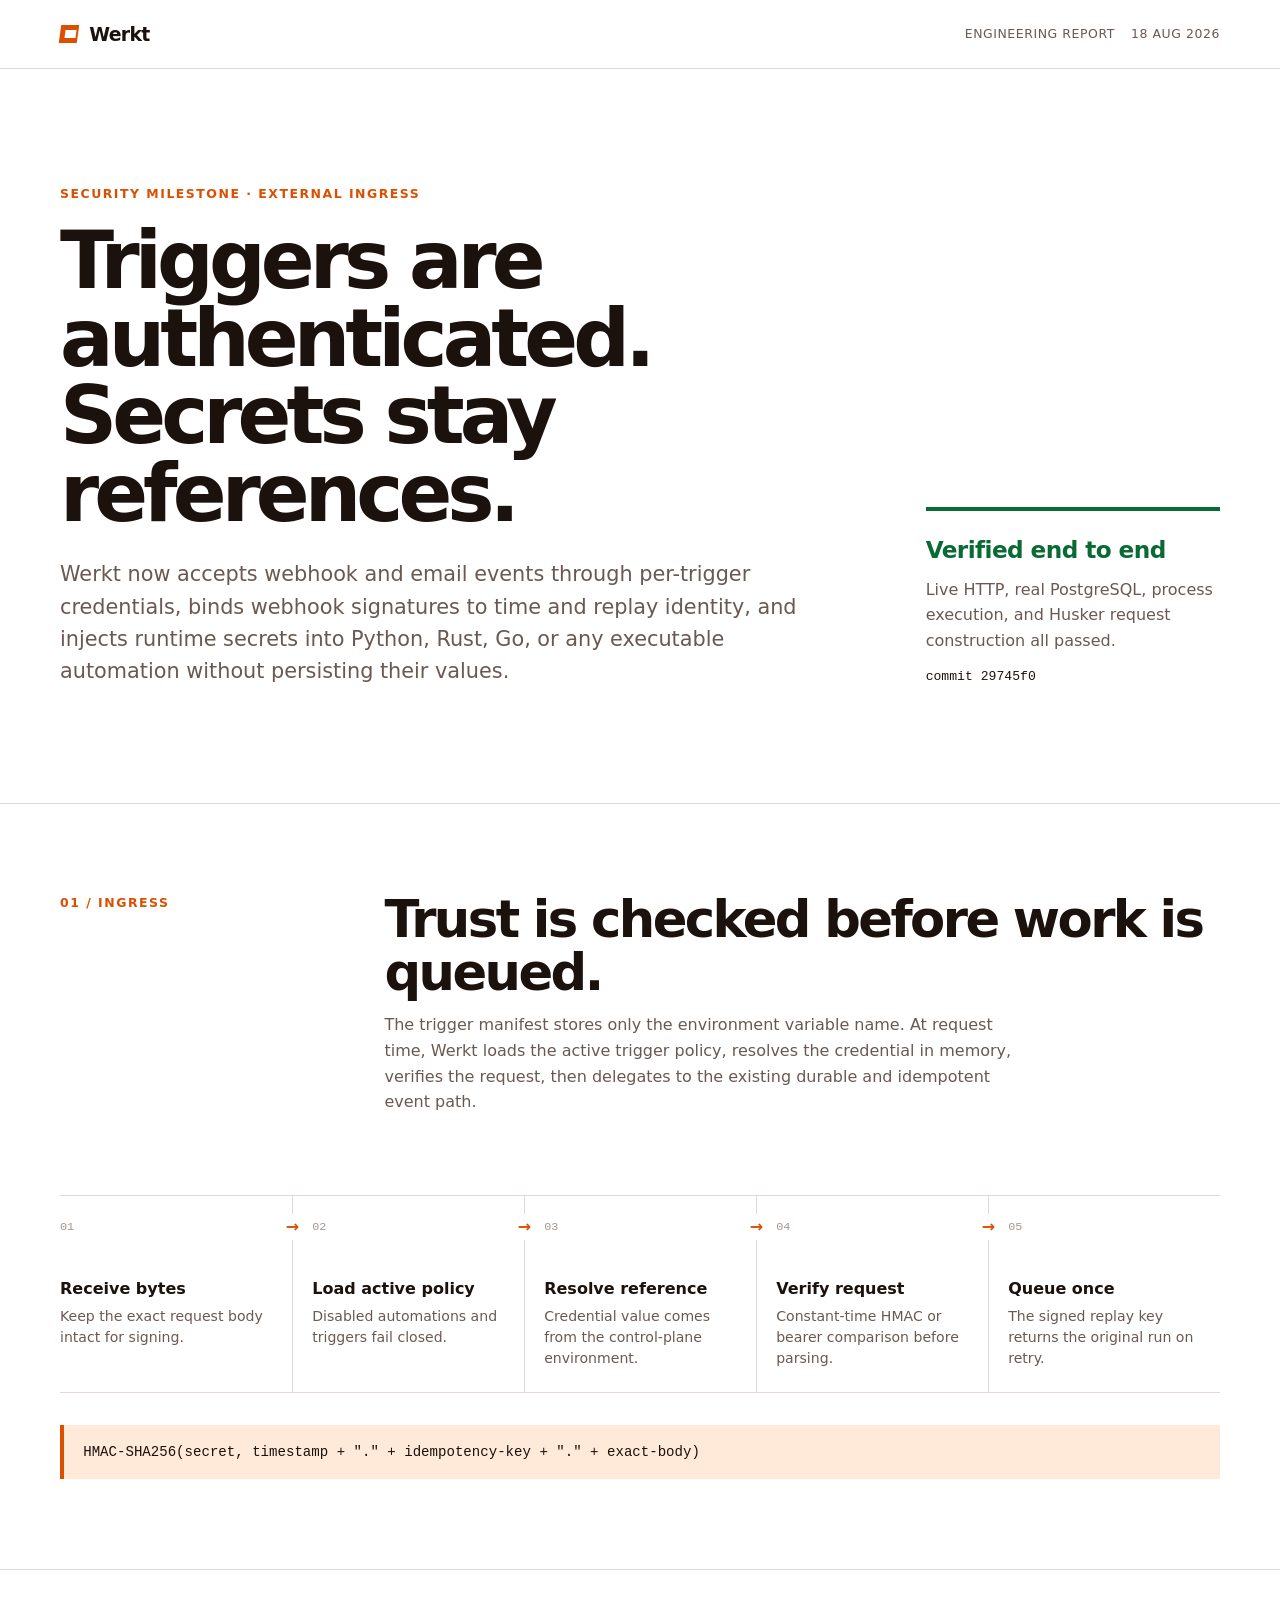
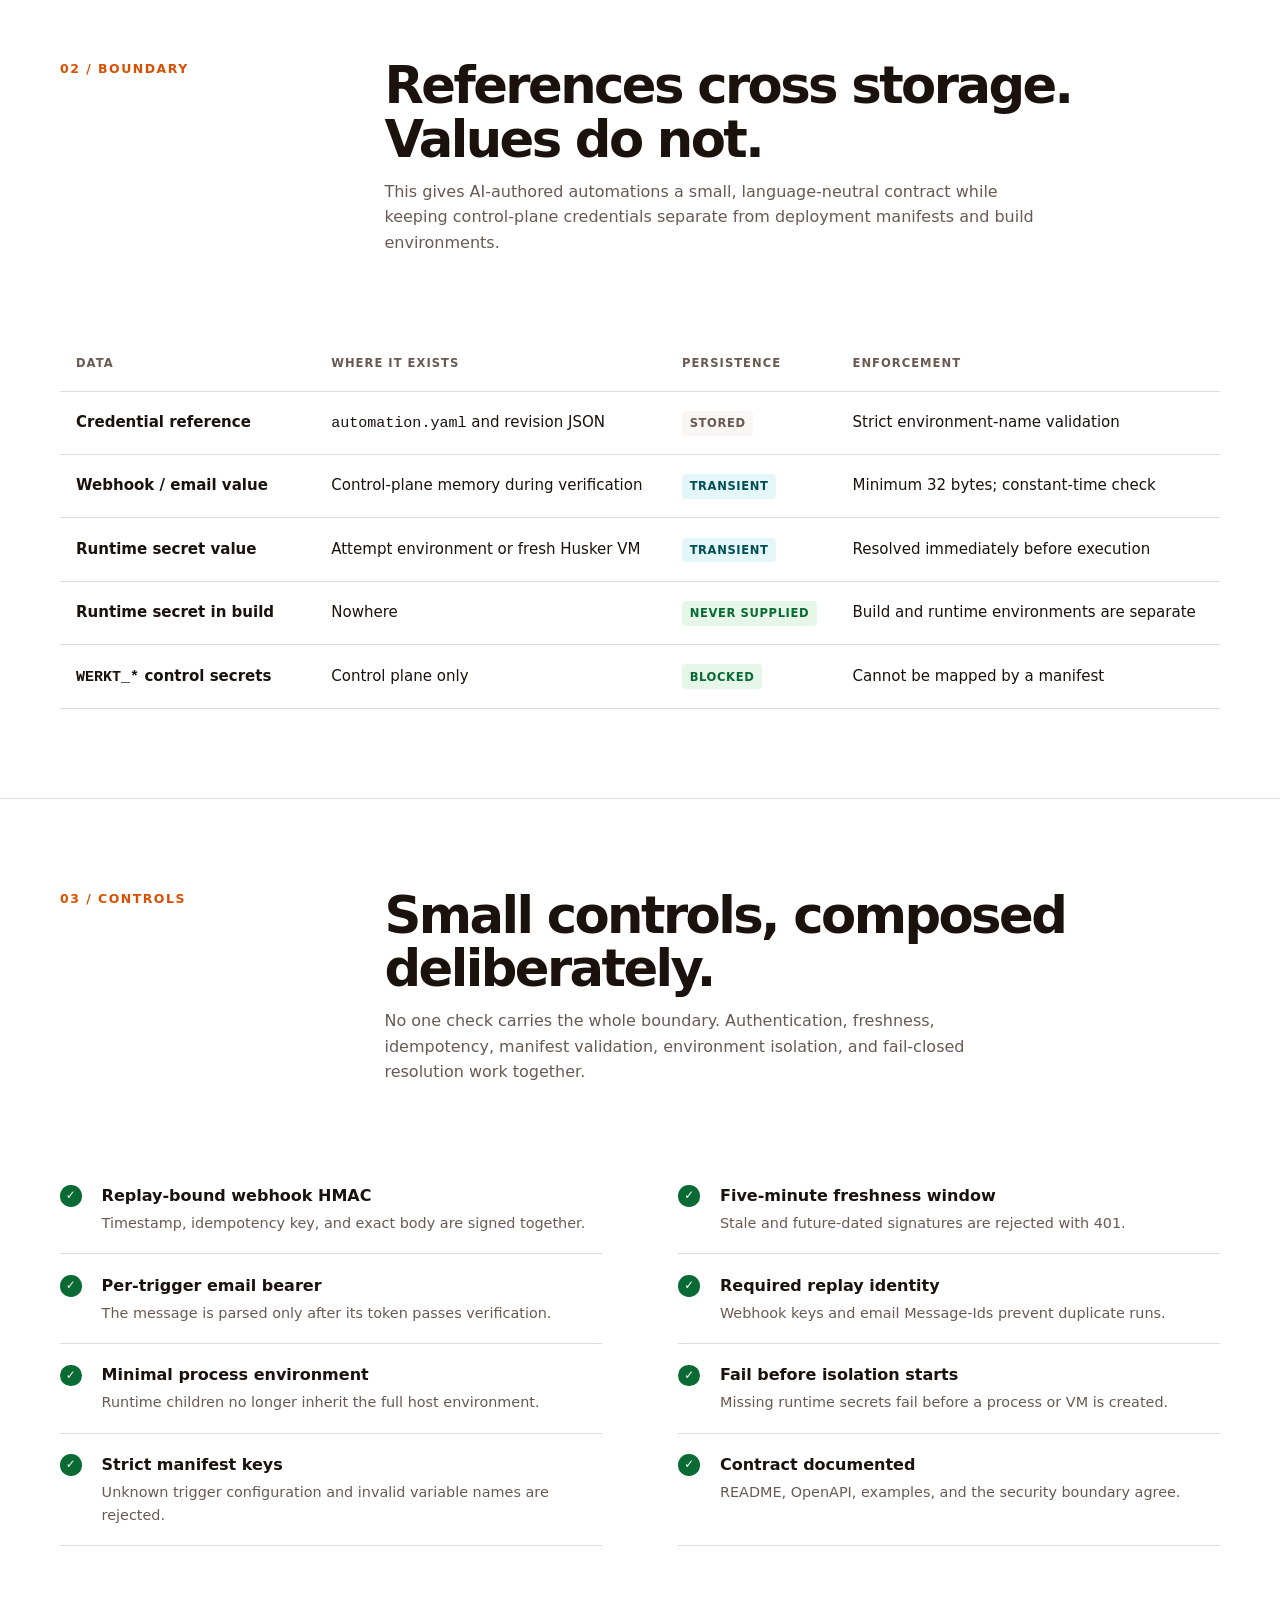
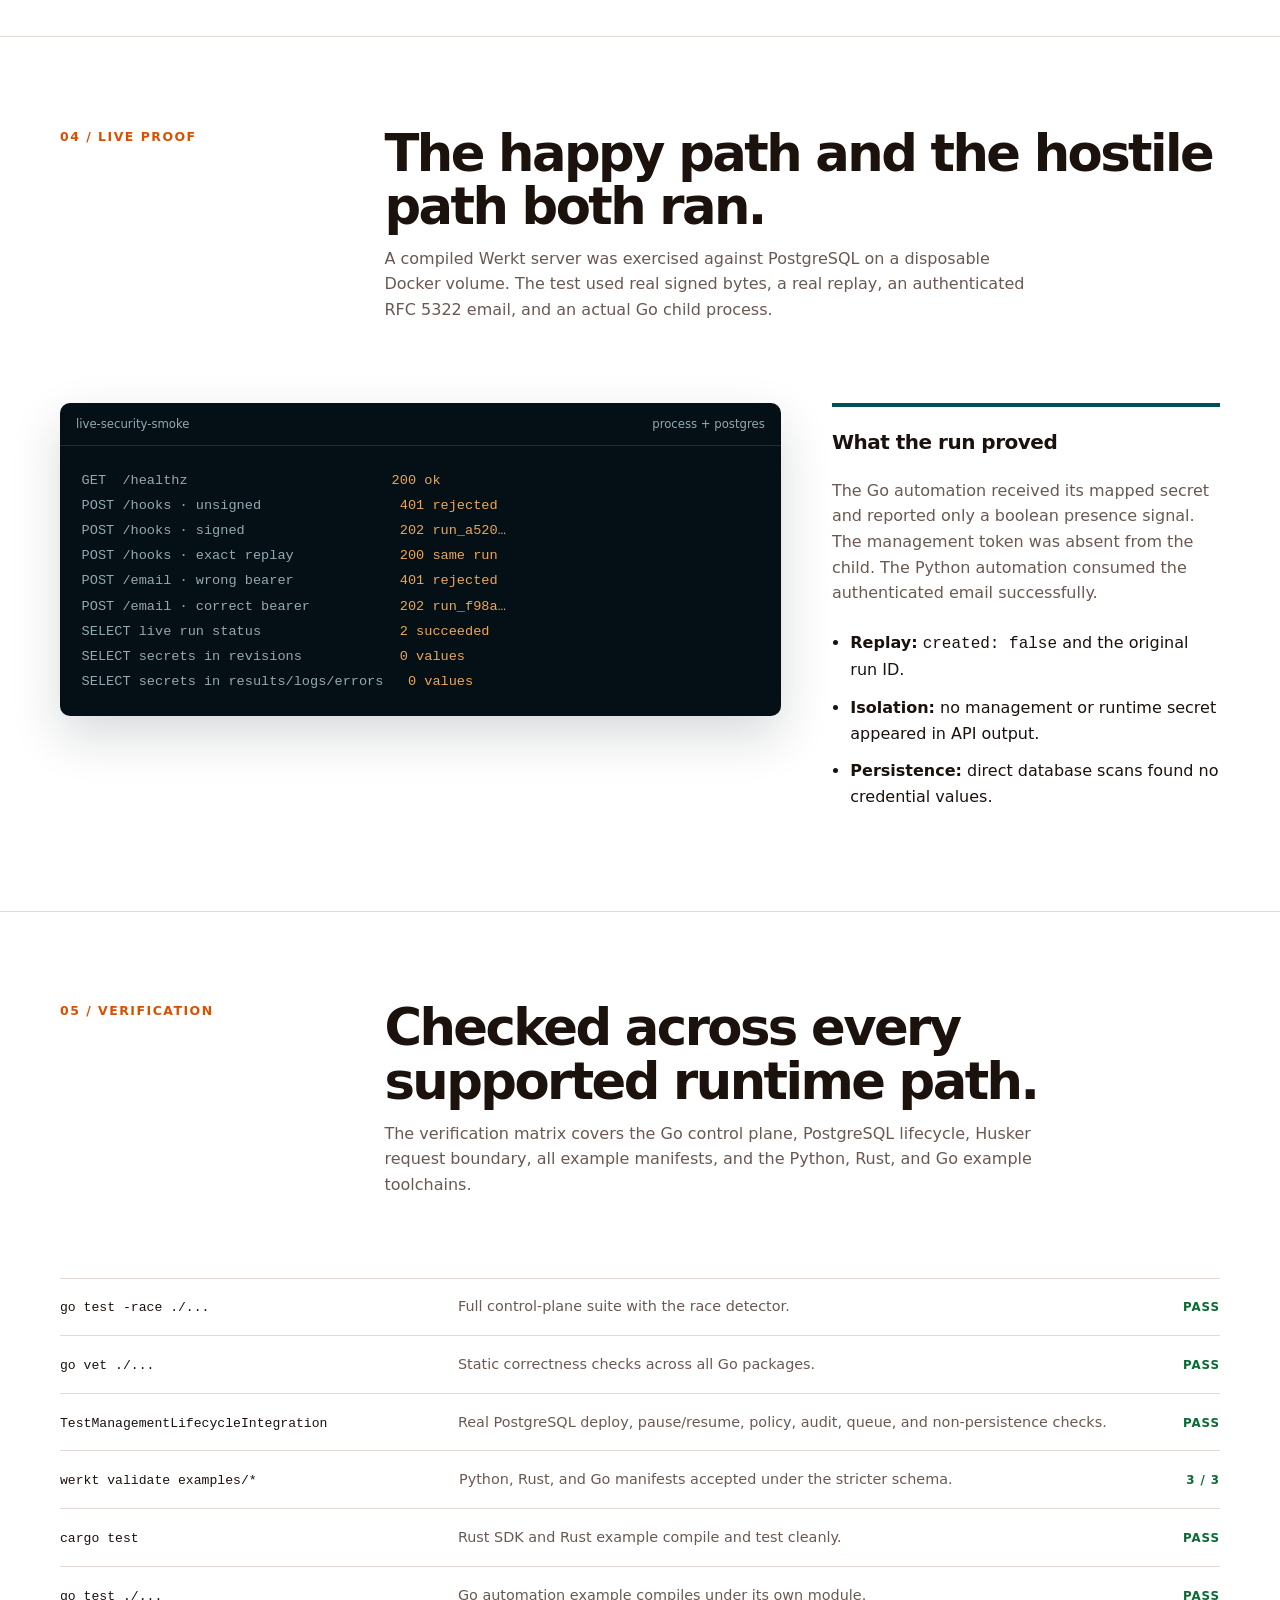
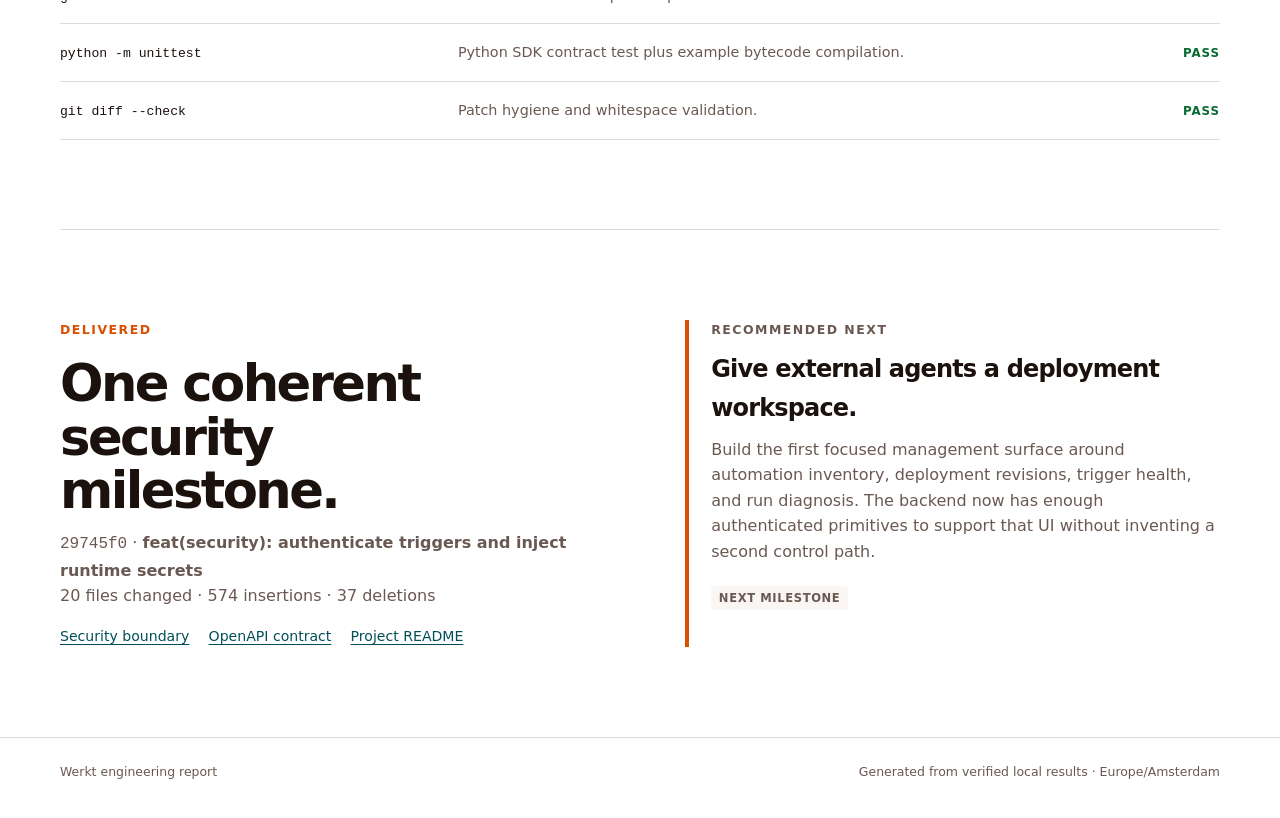
<file: reports/security-milestone.html>
<!doctype html>
<html lang="en">
<head>
  <meta charset="utf-8">
  <meta name="viewport" content="width=device-width, initial-scale=1">
  <meta name="color-scheme" content="light">
  <title>Werkt — Trigger security milestone</title>
  <style>
    :root {
      --ink: oklch(0.19 0.018 45);
      --muted: oklch(0.48 0.025 45);
      --faint: oklch(0.68 0.018 45);
      --line: oklch(0.89 0.012 50);
      --surface: oklch(0.975 0.006 55);
      --paper: oklch(1 0 0);
      --primary: oklch(0.61 0.19 43);
      --primary-soft: oklch(0.95 0.035 55);
      --success: oklch(0.46 0.12 151);
      --success-soft: oklch(0.96 0.025 151);
      --teal: oklch(0.38 0.085 205);
      --teal-soft: oklch(0.96 0.018 205);
      --code: oklch(0.16 0.022 240);
      --code-muted: oklch(0.72 0.025 220);
      --code-line: oklch(0.29 0.025 225);
      --code-accent: oklch(0.78 0.13 68);
      --max: 1160px;
    }

    * { box-sizing: border-box; }

    html { scroll-behavior: smooth; }

    body {
      margin: 0;
      background: var(--paper);
      color: var(--ink);
      font-family: Inter, ui-sans-serif, system-ui, -apple-system, BlinkMacSystemFont, "Segoe UI", sans-serif;
      font-size: 16px;
      line-height: 1.6;
      text-rendering: optimizeLegibility;
    }

    a { color: var(--teal); text-underline-offset: 0.2em; }
    a:hover { color: var(--primary); }
    code, .mono { font-family: ui-monospace, SFMono-Regular, Menlo, Monaco, Consolas, monospace; }

    .skip-link {
      position: fixed;
      z-index: 10;
      top: 0.75rem;
      left: 0.75rem;
      transform: translateY(-180%);
      padding: 0.55rem 0.8rem;
      background: var(--ink);
      color: var(--paper);
    }

    .skip-link:focus { transform: translateY(0); }

    .shell {
      width: min(calc(100% - 2.5rem), var(--max));
      margin-inline: auto;
    }

    .topbar {
      border-bottom: 1px solid var(--line);
      background: var(--paper);
    }

    .topbar-inner {
      min-height: 68px;
      display: flex;
      align-items: center;
      justify-content: space-between;
      gap: 1.5rem;
    }

    .brand {
      display: inline-flex;
      align-items: center;
      gap: 0.7rem;
      color: var(--ink);
      font-weight: 780;
      letter-spacing: -0.035em;
      font-size: 1.18rem;
    }

    .brand-mark {
      width: 18px;
      height: 18px;
      border: 5px solid var(--primary);
      border-right-width: 2px;
      transform: skew(-8deg);
    }

    .top-meta {
      display: flex;
      gap: 1rem;
      color: var(--muted);
      font-size: 0.78rem;
      letter-spacing: 0.045em;
      text-transform: uppercase;
    }

    .intro {
      display: grid;
      grid-template-columns: minmax(0, 1.45fr) minmax(260px, 0.55fr);
      gap: clamp(2rem, 7vw, 7rem);
      padding-block: clamp(4rem, 9vw, 8rem);
      align-items: end;
    }

    .eyebrow {
      margin: 0 0 1.1rem;
      color: var(--primary);
      font-size: 0.78rem;
      font-weight: 760;
      letter-spacing: 0.12em;
      text-transform: uppercase;
    }

    h1, h2, h3, p { margin-top: 0; }

    h1 {
      max-width: 15ch;
      margin-bottom: 1.6rem;
      font-size: clamp(2.8rem, 6.2vw, 6.1rem);
      font-weight: 780;
      line-height: 0.98;
      letter-spacing: -0.062em;
    }

    .lede {
      max-width: 66ch;
      margin-bottom: 0;
      color: var(--muted);
      font-size: clamp(1.05rem, 1.7vw, 1.3rem);
      line-height: 1.55;
    }

    .verdict {
      border-top: 4px solid var(--success);
      padding-top: 1.25rem;
    }

    .verdict strong {
      display: block;
      margin-bottom: 0.55rem;
      color: var(--success);
      font-size: 1.45rem;
      letter-spacing: -0.025em;
    }

    .verdict p { margin-bottom: 0.8rem; color: var(--muted); }
    .verdict .mono { color: var(--ink); font-size: 0.82rem; }

    .section {
      border-top: 1px solid var(--line);
      padding-block: clamp(3.5rem, 7vw, 6.5rem);
    }

    .section-head {
      display: grid;
      grid-template-columns: 0.35fr 1fr;
      gap: 2rem;
      margin-bottom: clamp(2rem, 5vw, 4rem);
    }

    .section-number {
      color: var(--primary);
      font-size: 0.78rem;
      font-weight: 760;
      letter-spacing: 0.12em;
    }

    h2 {
      margin-bottom: 0.8rem;
      font-size: clamp(2rem, 4vw, 3.7rem);
      line-height: 1.04;
      letter-spacing: -0.05em;
    }

    .section-copy { max-width: 64ch; color: var(--muted); }

    .flow {
      display: grid;
      grid-template-columns: repeat(5, minmax(0, 1fr));
      border-block: 1px solid var(--line);
    }

    .flow-step {
      position: relative;
      min-height: 190px;
      padding: 1.4rem 1.2rem 1.4rem 0;
    }

    .flow-step + .flow-step {
      border-left: 1px solid var(--line);
      padding-left: 1.2rem;
    }

    .flow-step + .flow-step::before {
      content: "→";
      position: absolute;
      top: 1.15rem;
      left: -0.58rem;
      width: 1.1rem;
      background: var(--paper);
      color: var(--primary);
      text-align: center;
      font-weight: 800;
    }

    .flow-index {
      display: block;
      margin-bottom: 2.6rem;
      color: var(--faint);
      font-size: 0.74rem;
    }

    .flow-step strong { display: block; margin-bottom: 0.45rem; line-height: 1.25; }
    .flow-step p { margin: 0; color: var(--muted); font-size: 0.88rem; line-height: 1.5; }

    .signature {
      margin-top: 2rem;
      padding: 1rem 1.2rem;
      border-left: 4px solid var(--primary);
      background: var(--primary-soft);
      overflow-x: auto;
      color: var(--ink);
      font-size: 0.88rem;
      white-space: nowrap;
    }

    .boundary {
      width: 100%;
      border-collapse: collapse;
      font-size: 0.94rem;
    }

    .boundary th, .boundary td {
      padding: 1.15rem 1rem;
      border-bottom: 1px solid var(--line);
      text-align: left;
      vertical-align: top;
    }

    .boundary th {
      color: var(--muted);
      font-size: 0.72rem;
      letter-spacing: 0.09em;
      text-transform: uppercase;
    }

    .boundary td:first-child { width: 22%; font-weight: 720; }

    .boundary caption { display: none; }

    .tag {
      display: inline-block;
      padding: 0.2rem 0.48rem;
      border-radius: 4px;
      background: var(--surface);
      color: var(--muted);
      font-size: 0.72rem;
      font-weight: 700;
      letter-spacing: 0.055em;
      text-transform: uppercase;
    }

    .tag.good { background: var(--success-soft); color: var(--success); }
    .tag.transient { background: var(--teal-soft); color: var(--teal); }

    .controls {
      display: grid;
      grid-template-columns: 1fr 1fr;
      column-gap: clamp(2rem, 6vw, 6rem);
    }

    .control {
      display: grid;
      grid-template-columns: 1.8rem 1fr;
      gap: 0.8rem;
      padding-block: 1.15rem;
      border-bottom: 1px solid var(--line);
    }

    .check {
      width: 1.35rem;
      height: 1.35rem;
      margin-top: 0.13rem;
      border-radius: 50%;
      background: var(--success);
      color: var(--paper);
      font-size: 0.74rem;
      font-weight: 900;
      line-height: 1.35rem;
      text-align: center;
    }

    .control strong { display: block; margin-bottom: 0.2rem; }
    .control p { margin: 0; color: var(--muted); font-size: 0.9rem; }

    .evidence-wrap {
      display: grid;
      grid-template-columns: minmax(0, 1.3fr) minmax(240px, 0.7fr);
      gap: clamp(1.5rem, 4vw, 4rem);
      align-items: start;
    }

    .terminal {
      overflow: hidden;
      border-radius: 10px;
      background: var(--code);
      color: var(--paper);
      box-shadow: 0 20px 50px oklch(0.2 0.02 240 / 0.16);
    }

    .terminal-head {
      display: flex;
      align-items: center;
      justify-content: space-between;
      padding: 0.75rem 1rem;
      border-bottom: 1px solid var(--code-line);
      color: var(--code-muted);
      font-size: 0.73rem;
    }

    .terminal-body {
      margin: 0;
      padding: 1.35rem;
      overflow-x: auto;
      font-size: clamp(0.72rem, 1.2vw, 0.85rem);
      line-height: 1.85;
      white-space: pre;
    }

    .terminal .ok { color: var(--code-accent); }
    .terminal .dim { color: var(--code-muted); }

    .evidence-notes { border-top: 4px solid var(--teal); padding-top: 1.2rem; }
    .evidence-notes h3 { font-size: 1.25rem; letter-spacing: -0.025em; }
    .evidence-notes p { color: var(--muted); }
    .evidence-notes ul { margin: 1.5rem 0 0; padding-left: 1.15rem; }
    .evidence-notes li { margin-bottom: 0.75rem; }

    .test-list { border-top: 1px solid var(--line); }

    .test-row {
      display: grid;
      grid-template-columns: minmax(160px, 0.8fr) minmax(0, 1.5fr) auto;
      gap: 1.5rem;
      align-items: baseline;
      padding: 1.05rem 0;
      border-bottom: 1px solid var(--line);
    }

    .test-row code { font-size: 0.82rem; overflow-wrap: anywhere; }
    .test-row p { margin: 0; color: var(--muted); font-size: 0.9rem; }
    .pass { color: var(--success); font-size: 0.74rem; font-weight: 800; letter-spacing: 0.08em; }

    .handoff {
      display: grid;
      grid-template-columns: 1fr 1fr;
      gap: clamp(2rem, 7vw, 7rem);
      padding-block: clamp(3rem, 7vw, 6rem);
      border-top: 1px solid var(--line);
    }

    .handoff h2 { max-width: 11ch; }
    .handoff-copy { color: var(--muted); }

    .next {
      border-left: 4px solid var(--primary);
      padding-left: 1.4rem;
    }

    .next .eyebrow { margin-bottom: 0.65rem; }
    .next h3 { margin-bottom: 0.6rem; font-size: 1.5rem; letter-spacing: -0.035em; }
    .next p { margin-bottom: 1.2rem; color: var(--muted); }

    .links { display: flex; flex-wrap: wrap; gap: 0.7rem 1.2rem; font-size: 0.88rem; }

    footer {
      padding-block: 1.5rem 2.5rem;
      border-top: 1px solid var(--line);
      color: var(--muted);
      font-size: 0.78rem;
    }

    .footer-inner { display: flex; justify-content: space-between; gap: 1rem; }

    @media (max-width: 820px) {
      .intro, .section-head, .evidence-wrap, .handoff { grid-template-columns: 1fr; }
      .intro { align-items: start; }
      .verdict { max-width: 420px; }
      .flow { grid-template-columns: 1fr; }
      .flow-step { min-height: auto; padding: 1.2rem 0; }
      .flow-step + .flow-step { border-left: 0; border-top: 1px solid var(--line); padding-left: 0; }
      .flow-step + .flow-step::before { content: "↓"; top: -0.65rem; left: 1rem; }
      .flow-index { margin-bottom: 0.8rem; }
      .controls { grid-template-columns: 1fr; }
    }

    @media (max-width: 600px) {
      .shell { width: min(calc(100% - 1.5rem), var(--max)); }
      .topbar-inner { min-height: 58px; }
      .top-meta span:first-child { display: none; }
      h1 { font-size: clamp(2.7rem, 15vw, 4.5rem); }
      .boundary { display: block; overflow-x: auto; white-space: nowrap; }
      .boundary caption {
        display: table-caption;
        padding-bottom: 0.75rem;
        color: var(--muted);
        font-size: 0.78rem;
        text-align: left;
        white-space: normal;
      }
      .signature { white-space: normal; overflow-wrap: anywhere; }
      .terminal-body { padding: 1rem; font-size: 0.59rem; }
      .test-row { grid-template-columns: 1fr auto; gap: 0.35rem 1rem; }
      .test-row p { grid-column: 1 / -1; }
      .footer-inner { flex-direction: column; }
    }

    @media print {
      .shell { width: 100%; }
      .section, .handoff { break-inside: avoid; }
      .terminal { box-shadow: none; }
      a { color: inherit; text-decoration: none; }
    }
  </style>
</head>
<body>
  <a class="skip-link" href="#main">Skip to report</a>

  <header class="topbar">
    <div class="shell topbar-inner">
      <div class="brand"><span class="brand-mark" aria-hidden="true"></span>Werkt</div>
      <div class="top-meta"><span>Engineering report</span><span>18 Aug 2026</span></div>
    </div>
  </header>

  <main id="main">
    <section class="shell intro" aria-labelledby="report-title">
      <div>
        <p class="eyebrow">Security milestone · External ingress</p>
        <h1 id="report-title">Triggers are authenticated. Secrets stay references.</h1>
        <p class="lede">Werkt now accepts webhook and email events through per-trigger credentials, binds webhook signatures to time and replay identity, and injects runtime secrets into Python, Rust, Go, or any executable automation without persisting their values.</p>
      </div>
      <aside class="verdict" aria-label="Verification verdict">
        <strong>Verified end to end</strong>
        <p>Live HTTP, real PostgreSQL, process execution, and Husker request construction all passed.</p>
        <div class="mono">commit 29745f0</div>
      </aside>
    </section>

    <section class="section">
      <div class="shell">
        <div class="section-head">
          <div class="section-number">01 / INGRESS</div>
          <div>
            <h2>Trust is checked before work is queued.</h2>
            <p class="section-copy">The trigger manifest stores only the environment variable name. At request time, Werkt loads the active trigger policy, resolves the credential in memory, verifies the request, then delegates to the existing durable and idempotent event path.</p>
          </div>
        </div>

        <div class="flow" aria-label="Authenticated webhook flow">
          <div class="flow-step"><span class="flow-index mono">01</span><strong>Receive bytes</strong><p>Keep the exact request body intact for signing.</p></div>
          <div class="flow-step"><span class="flow-index mono">02</span><strong>Load active policy</strong><p>Disabled automations and triggers fail closed.</p></div>
          <div class="flow-step"><span class="flow-index mono">03</span><strong>Resolve reference</strong><p>Credential value comes from the control-plane environment.</p></div>
          <div class="flow-step"><span class="flow-index mono">04</span><strong>Verify request</strong><p>Constant-time HMAC or bearer comparison before parsing.</p></div>
          <div class="flow-step"><span class="flow-index mono">05</span><strong>Queue once</strong><p>The signed replay key returns the original run on retry.</p></div>
        </div>

        <div class="signature mono" aria-label="Webhook signature formula">HMAC-SHA256(secret, timestamp + "." + idempotency-key + "." + exact-body)</div>
      </div>
    </section>

    <section class="section">
      <div class="shell">
        <div class="section-head">
          <div class="section-number">02 / BOUNDARY</div>
          <div>
            <h2>References cross storage. Values do not.</h2>
            <p class="section-copy">This gives AI-authored automations a small, language-neutral contract while keeping control-plane credentials separate from deployment manifests and build environments.</p>
          </div>
        </div>

        <table class="boundary">
          <caption>Swipe horizontally to inspect every boundary column.</caption>
          <thead>
            <tr><th>Data</th><th>Where it exists</th><th>Persistence</th><th>Enforcement</th></tr>
          </thead>
          <tbody>
            <tr><td>Credential reference</td><td><code>automation.yaml</code> and revision JSON</td><td><span class="tag">Stored</span></td><td>Strict environment-name validation</td></tr>
            <tr><td>Webhook / email value</td><td>Control-plane memory during verification</td><td><span class="tag transient">Transient</span></td><td>Minimum 32 bytes; constant-time check</td></tr>
            <tr><td>Runtime secret value</td><td>Attempt environment or fresh Husker VM</td><td><span class="tag transient">Transient</span></td><td>Resolved immediately before execution</td></tr>
            <tr><td>Runtime secret in build</td><td>Nowhere</td><td><span class="tag good">Never supplied</span></td><td>Build and runtime environments are separate</td></tr>
            <tr><td><code>WERKT_*</code> control secrets</td><td>Control plane only</td><td><span class="tag good">Blocked</span></td><td>Cannot be mapped by a manifest</td></tr>
          </tbody>
        </table>
      </div>
    </section>

    <section class="section">
      <div class="shell">
        <div class="section-head">
          <div class="section-number">03 / CONTROLS</div>
          <div>
            <h2>Small controls, composed deliberately.</h2>
            <p class="section-copy">No one check carries the whole boundary. Authentication, freshness, idempotency, manifest validation, environment isolation, and fail-closed resolution work together.</p>
          </div>
        </div>

        <div class="controls">
          <div class="control"><span class="check" aria-hidden="true">✓</span><div><strong>Replay-bound webhook HMAC</strong><p>Timestamp, idempotency key, and exact body are signed together.</p></div></div>
          <div class="control"><span class="check" aria-hidden="true">✓</span><div><strong>Five-minute freshness window</strong><p>Stale and future-dated signatures are rejected with 401.</p></div></div>
          <div class="control"><span class="check" aria-hidden="true">✓</span><div><strong>Per-trigger email bearer</strong><p>The message is parsed only after its token passes verification.</p></div></div>
          <div class="control"><span class="check" aria-hidden="true">✓</span><div><strong>Required replay identity</strong><p>Webhook keys and email Message-Ids prevent duplicate runs.</p></div></div>
          <div class="control"><span class="check" aria-hidden="true">✓</span><div><strong>Minimal process environment</strong><p>Runtime children no longer inherit the full host environment.</p></div></div>
          <div class="control"><span class="check" aria-hidden="true">✓</span><div><strong>Fail before isolation starts</strong><p>Missing runtime secrets fail before a process or VM is created.</p></div></div>
          <div class="control"><span class="check" aria-hidden="true">✓</span><div><strong>Strict manifest keys</strong><p>Unknown trigger configuration and invalid variable names are rejected.</p></div></div>
          <div class="control"><span class="check" aria-hidden="true">✓</span><div><strong>Contract documented</strong><p>README, OpenAPI, examples, and the security boundary agree.</p></div></div>
        </div>
      </div>
    </section>

    <section class="section">
      <div class="shell">
        <div class="section-head">
          <div class="section-number">04 / LIVE PROOF</div>
          <div>
            <h2>The happy path and the hostile path both ran.</h2>
            <p class="section-copy">A compiled Werkt server was exercised against PostgreSQL on a disposable Docker volume. The test used real signed bytes, a real replay, an authenticated RFC 5322 email, and an actual Go child process.</p>
          </div>
        </div>

        <div class="evidence-wrap">
          <div class="terminal" role="region" aria-label="Live verification output" tabindex="0">
            <div class="terminal-head"><span>live-security-smoke</span><span>process + postgres</span></div>
            <pre class="terminal-body"><span class="dim">GET  /healthz</span>                         <span class="ok">200 ok</span>
<span class="dim">POST /hooks · unsigned</span>                 <span class="ok">401 rejected</span>
<span class="dim">POST /hooks · signed</span>                   <span class="ok">202 run_a520…</span>
<span class="dim">POST /hooks · exact replay</span>             <span class="ok">200 same run</span>
<span class="dim">POST /email · wrong bearer</span>             <span class="ok">401 rejected</span>
<span class="dim">POST /email · correct bearer</span>           <span class="ok">202 run_f98a…</span>
<span class="dim">SELECT live run status</span>                 <span class="ok">2 succeeded</span>
<span class="dim">SELECT secrets in revisions</span>            <span class="ok">0 values</span>
<span class="dim">SELECT secrets in results/logs/errors</span>   <span class="ok">0 values</span></pre>
          </div>

          <aside class="evidence-notes">
            <h3>What the run proved</h3>
            <p>The Go automation received its mapped secret and reported only a boolean presence signal. The management token was absent from the child. The Python automation consumed the authenticated email successfully.</p>
            <ul>
              <li><strong>Replay:</strong> <code>created: false</code> and the original run ID.</li>
              <li><strong>Isolation:</strong> no management or runtime secret appeared in API output.</li>
              <li><strong>Persistence:</strong> direct database scans found no credential values.</li>
            </ul>
          </aside>
        </div>
      </div>
    </section>

    <section class="section">
      <div class="shell">
        <div class="section-head">
          <div class="section-number">05 / VERIFICATION</div>
          <div>
            <h2>Checked across every supported runtime path.</h2>
            <p class="section-copy">The verification matrix covers the Go control plane, PostgreSQL lifecycle, Husker request boundary, all example manifests, and the Python, Rust, and Go example toolchains.</p>
          </div>
        </div>

        <div class="test-list" role="list">
          <div class="test-row" role="listitem"><code>go test -race ./...</code><p>Full control-plane suite with the race detector.</p><span class="pass">PASS</span></div>
          <div class="test-row" role="listitem"><code>go vet ./...</code><p>Static correctness checks across all Go packages.</p><span class="pass">PASS</span></div>
          <div class="test-row" role="listitem"><code>TestManagementLifecycleIntegration</code><p>Real PostgreSQL deploy, pause/resume, policy, audit, queue, and non-persistence checks.</p><span class="pass">PASS</span></div>
          <div class="test-row" role="listitem"><code>werkt validate examples/*</code><p>Python, Rust, and Go manifests accepted under the stricter schema.</p><span class="pass">3 / 3</span></div>
          <div class="test-row" role="listitem"><code>cargo test</code><p>Rust SDK and Rust example compile and test cleanly.</p><span class="pass">PASS</span></div>
          <div class="test-row" role="listitem"><code>go test ./...</code><p>Go automation example compiles under its own module.</p><span class="pass">PASS</span></div>
          <div class="test-row" role="listitem"><code>python -m unittest</code><p>Python SDK contract test plus example bytecode compilation.</p><span class="pass">PASS</span></div>
          <div class="test-row" role="listitem"><code>git diff --check</code><p>Patch hygiene and whitespace validation.</p><span class="pass">PASS</span></div>
        </div>
      </div>
    </section>

    <section class="shell handoff">
      <div>
        <p class="eyebrow">Delivered</p>
        <h2>One coherent security milestone.</h2>
        <p class="handoff-copy"><span class="mono">29745f0</span> · <strong>feat(security): authenticate triggers and inject runtime secrets</strong><br>20 files changed · 574 insertions · 37 deletions</p>
        <div class="links">
          <a href="../docs/security.md">Security boundary</a>
          <a href="../internal/httpapi/openapi.yaml">OpenAPI contract</a>
          <a href="../README.md">Project README</a>
        </div>
      </div>
      <aside class="next">
        <p class="eyebrow">Recommended next</p>
        <h3>Give external agents a deployment workspace.</h3>
        <p>Build the first focused management surface around automation inventory, deployment revisions, trigger health, and run diagnosis. The backend now has enough authenticated primitives to support that UI without inventing a second control path.</p>
        <span class="tag">Next milestone</span>
      </aside>
    </section>
  </main>

  <footer>
    <div class="shell footer-inner"><span>Werkt engineering report</span><span>Generated from verified local results · Europe/Amsterdam</span></div>
  </footer>
</body>
</html>
</file>
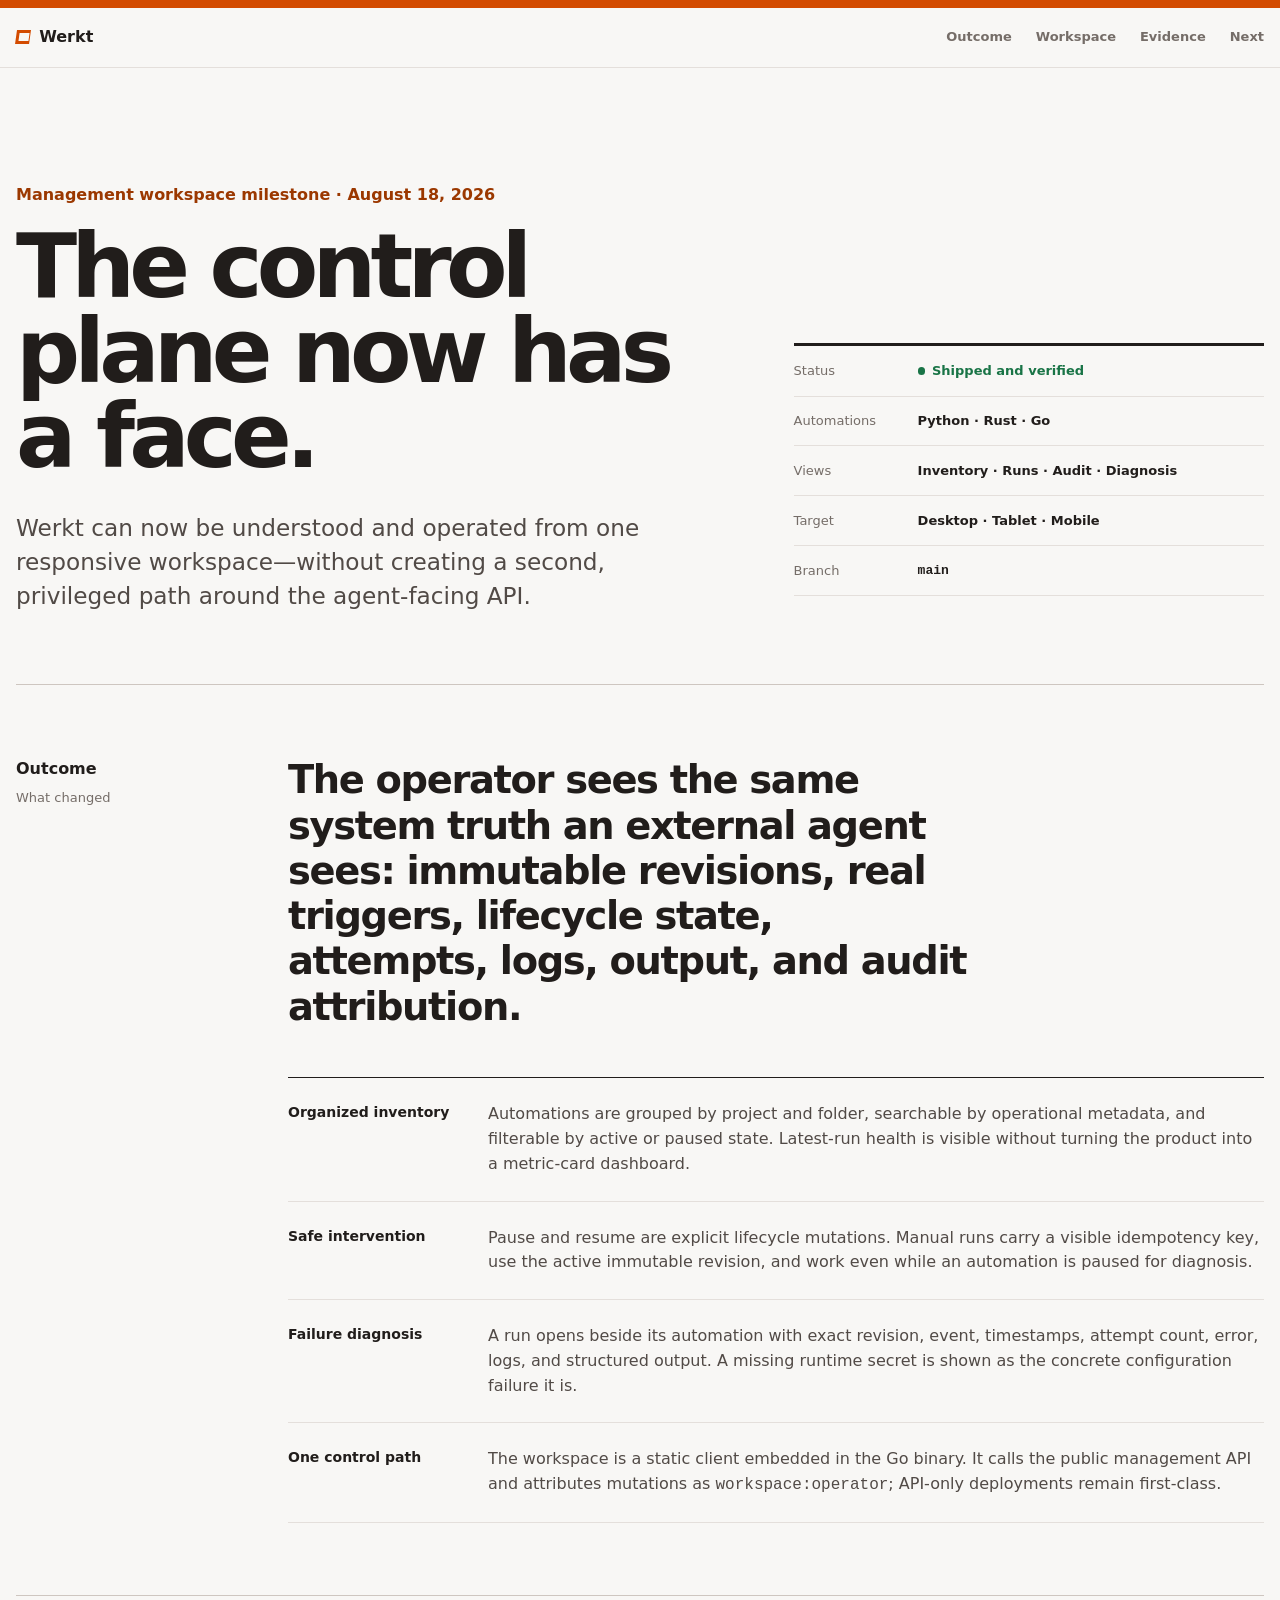
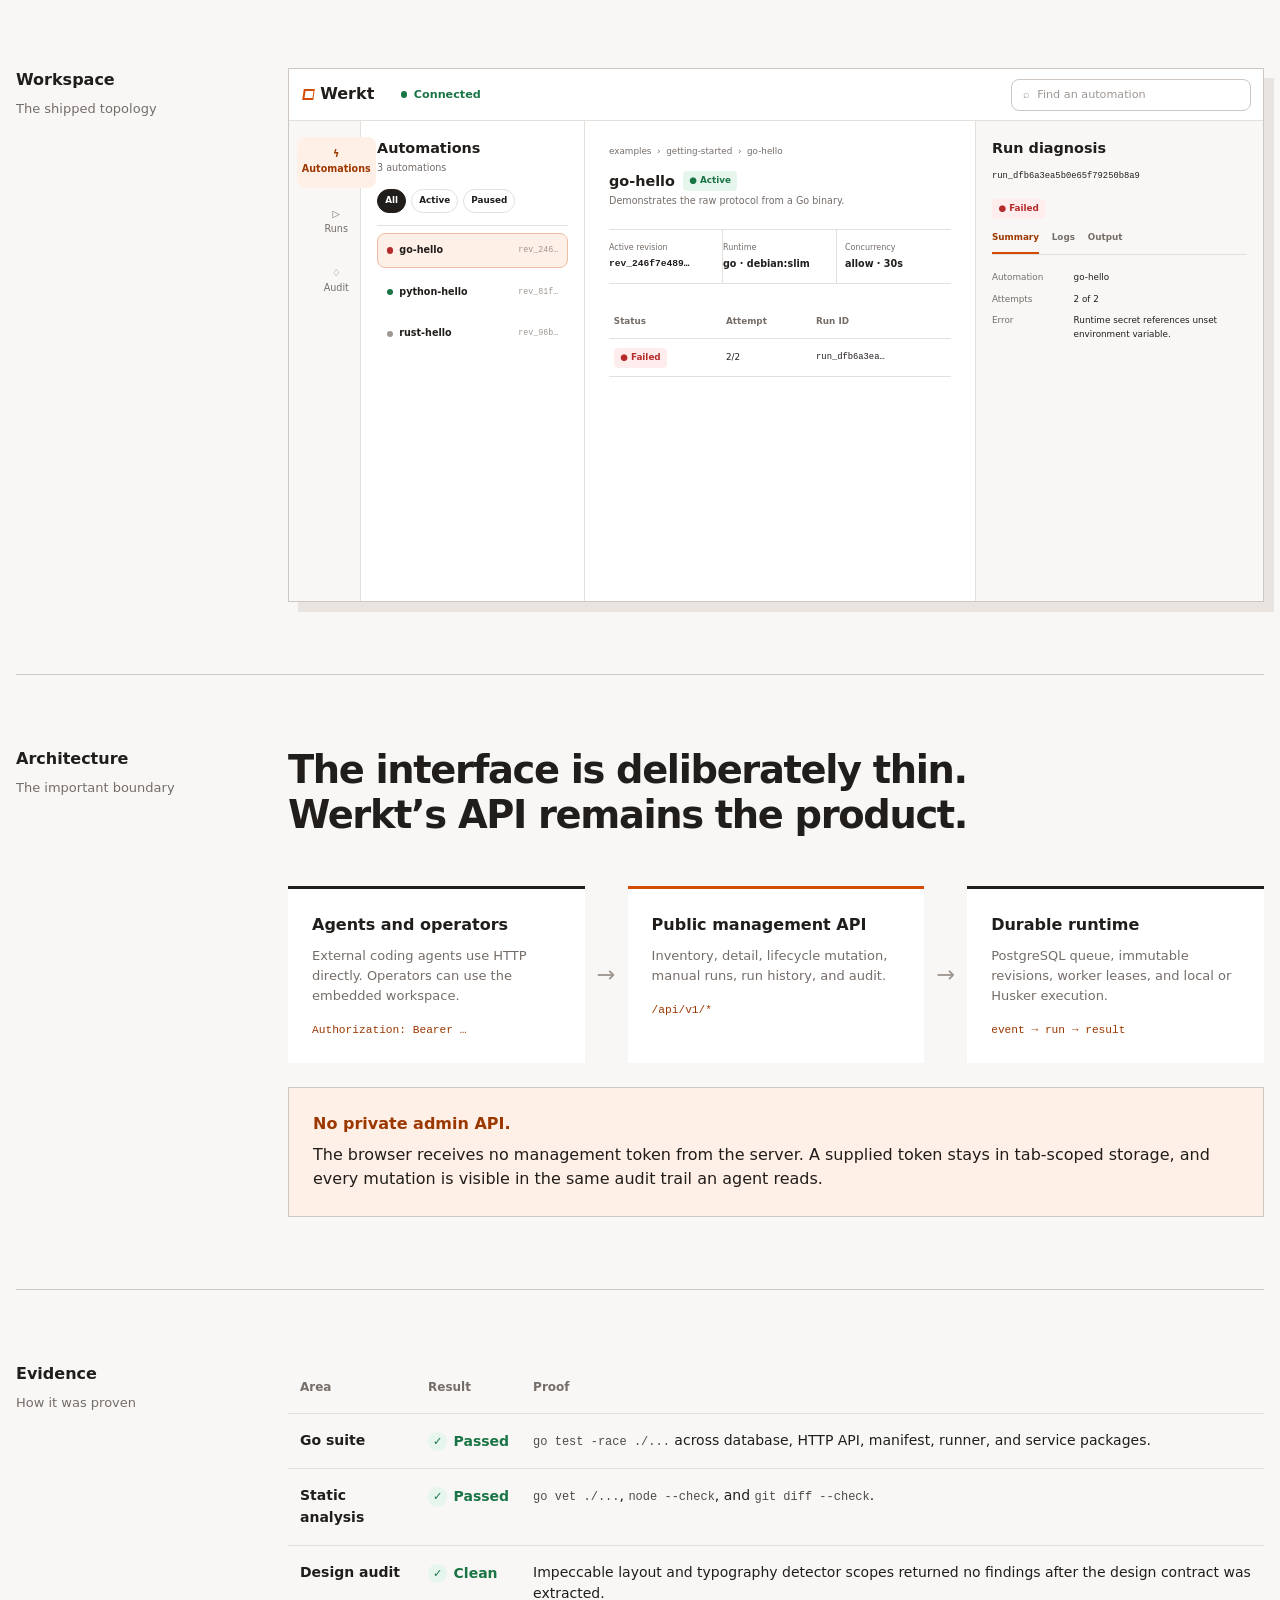
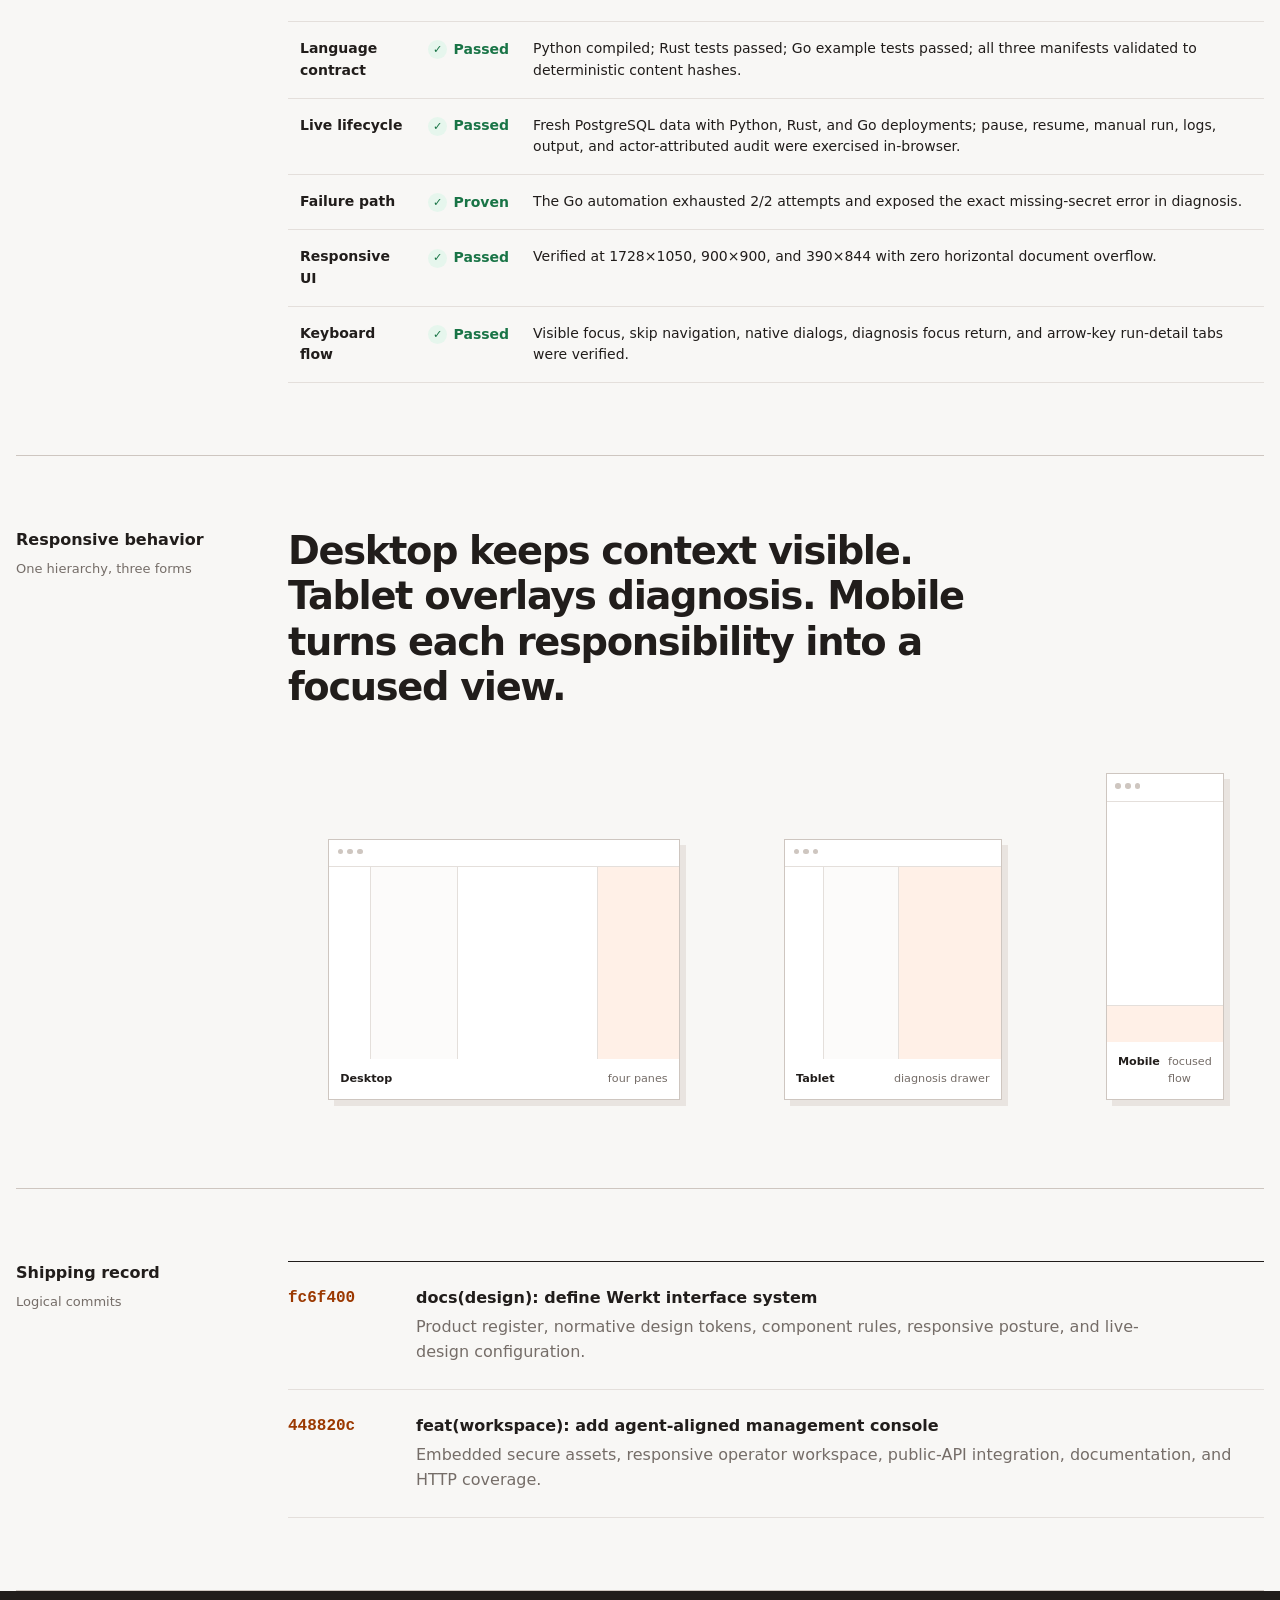
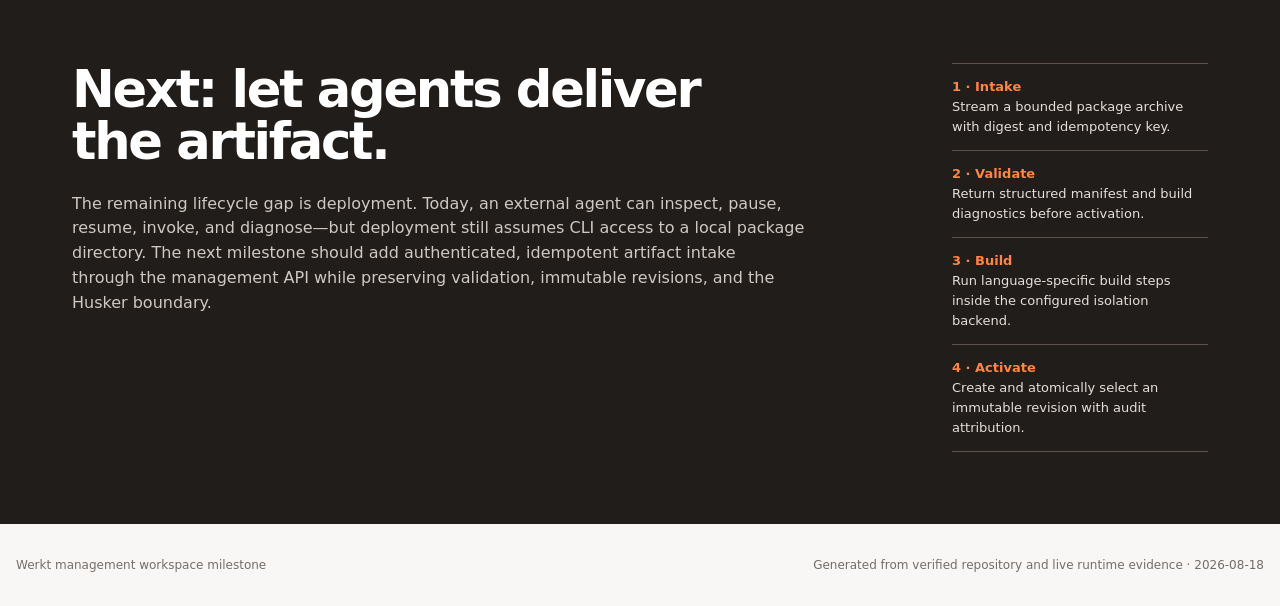
<file: reports/workspace-milestone.html>
<!doctype html>
<html lang="en">
<head>
  <meta charset="utf-8">
  <meta name="viewport" content="width=device-width, initial-scale=1">
  <meta name="color-scheme" content="light">
  <meta name="theme-color" content="#f8f7f5">
  <title>Werkt — Management workspace milestone</title>
  <style>
    :root {
      --ink: #211d1b;
      --ink-soft: #514a46;
      --muted: #756d68;
      --faint: #9e9691;
      --line: #e4dfdb;
      --line-strong: #cec6c0;
      --canvas: #f8f7f5;
      --paper: #ffffff;
      --selected: #fff0e7;
      --orange: #d34b00;
      --orange-deep: #9b3800;
      --green: #197446;
      --green-pale: #e6f6ed;
      --red: #b52b2b;
      --red-pale: #ffeded;
      --blue: #176c80;
      --code: #182329;
      --code-text: #e4eeee;
      --space-1: .25rem;
      --space-2: .5rem;
      --space-3: .75rem;
      --space-4: 1rem;
      --space-5: 1.5rem;
      --space-6: 2rem;
      --space-7: 3rem;
      --space-8: 4.5rem;
      --radius-sm: .25rem;
      --radius-md: .5rem;
    }

    * { box-sizing: border-box; }
    html { scroll-behavior: smooth; background: var(--canvas); }
    body {
      margin: 0;
      min-width: 20rem;
      background: var(--canvas);
      color: var(--ink);
      font-family: -apple-system, BlinkMacSystemFont, "Segoe UI", system-ui, sans-serif;
      font-size: 1rem;
      line-height: 1.55;
      -webkit-font-smoothing: antialiased;
    }
    a { color: inherit; }
    code, .mono { font-family: ui-monospace, SFMono-Regular, Menlo, Monaco, Consolas, monospace; }
    .tabular { font-variant-numeric: tabular-nums; }
    .skip-link {
      position: fixed;
      z-index: 50;
      top: 1rem;
      left: 1rem;
      transform: translateY(-180%);
      padding: .6rem .85rem;
      background: var(--ink);
      color: white;
      border-radius: var(--radius-sm);
    }
    .skip-link:focus { transform: none; }
    :focus-visible { outline: 2px solid var(--orange); outline-offset: 3px; }

    .top-rule { height: .5rem; background: var(--orange); }
    .report-nav {
      position: sticky;
      z-index: 20;
      top: 0;
      display: flex;
      align-items: center;
      justify-content: space-between;
      gap: var(--space-5);
      min-height: 3.75rem;
      padding: 0 max(1rem, calc((100vw - 78rem) / 2));
      border-bottom: 1px solid var(--line);
      background: rgb(248 247 245 / .94);
      backdrop-filter: blur(12px);
    }
    .brand { display: flex; align-items: center; gap: .55rem; font-weight: 800; text-decoration: none; }
    .brand-mark { width: .9rem; height: .9rem; border: .24rem solid var(--orange); border-right-width: .1rem; transform: skew(-8deg); }
    .report-nav nav { display: flex; gap: var(--space-5); }
    .report-nav nav a { color: var(--muted); font-size: .8125rem; font-weight: 650; text-decoration: none; }
    .report-nav nav a:hover { color: var(--orange-deep); }

    main { overflow: hidden; }
    .wrap { width: min(78rem, calc(100% - 2rem)); margin-inline: auto; }
    .hero {
      display: grid;
      grid-template-columns: minmax(0, 1.2fr) minmax(18rem, .8fr);
      gap: var(--space-8);
      padding-block: clamp(4rem, 9vw, 8rem) var(--space-8);
      border-bottom: 1px solid var(--line-strong);
    }
    .hero-copy { max-width: 50rem; }
    .kicker { margin: 0 0 var(--space-4); color: var(--orange-deep); font-weight: 750; }
    h1, h2, h3, p { text-wrap: pretty; }
    h1 { max-width: 13ch; margin: 0; font-size: clamp(2.8rem, 7vw, 5.6rem); line-height: .95; letter-spacing: -.065em; }
    .lede { max-width: 49rem; margin: var(--space-6) 0 0; color: var(--ink-soft); font-size: clamp(1.1rem, 2vw, 1.45rem); line-height: 1.45; }
    .hero-meta { align-self: end; border-top: 3px solid var(--ink); }
    .meta-row { display: grid; grid-template-columns: 7rem 1fr; gap: var(--space-3); padding: .9rem 0; border-bottom: 1px solid var(--line); font-size: .8125rem; }
    .meta-row dt { color: var(--muted); }
    .meta-row dd { margin: 0; font-weight: 700; overflow-wrap: anywhere; }
    .state { display: inline-flex; align-items: center; gap: .45rem; color: var(--green); }
    .state::before { content: ""; width: .45rem; height: .45rem; border-radius: 50%; background: currentColor; }

    section { scroll-margin-top: 5rem; }
    .section { display: grid; grid-template-columns: 14rem minmax(0, 1fr); gap: var(--space-7); padding-block: var(--space-8); border-bottom: 1px solid var(--line-strong); }
    .section-label { position: relative; }
    .section-label h2 { position: sticky; top: 6rem; margin: 0; font-size: 1rem; }
    .section-label p { margin: .4rem 0 0; color: var(--muted); font-size: .8125rem; }
    .section-body > :first-child { margin-top: 0; }
    .statement { max-width: 43rem; margin: 0 0 var(--space-7); font-size: clamp(1.5rem, 3vw, 2.45rem); line-height: 1.18; letter-spacing: -.035em; font-weight: 720; }

    .outcome-list { border-top: 1px solid var(--ink); }
    .outcome-row { display: grid; grid-template-columns: 11rem 1fr; gap: var(--space-5); padding: var(--space-5) 0; border-bottom: 1px solid var(--line); }
    .outcome-row strong { font-size: .875rem; }
    .outcome-row p { max-width: 52rem; margin: 0; color: var(--ink-soft); }

    .workspace-frame { border: 1px solid var(--line-strong); background: var(--paper); box-shadow: 10px 10px 0 #e9e4e0; }
    .workspace-top { display: flex; align-items: center; min-height: 3.25rem; border-bottom: 1px solid var(--line); }
    .workspace-logo { display: flex; align-items: center; gap: .4rem; width: 7rem; padding-inline: .85rem; font-weight: 800; }
    .workspace-logo .brand-mark { width: .7rem; height: .7rem; border-width: .18rem; border-right-width: .08rem; }
    .connection { display: flex; align-items: center; gap: .4rem; color: var(--green); font-size: .7rem; font-weight: 700; }
    .connection i { width: .4rem; height: .4rem; border-radius: 50%; background: currentColor; }
    .search { width: 15rem; height: 2rem; margin-left: auto; margin-right: .75rem; padding: .4rem .7rem; border: 1px solid var(--line-strong); border-radius: var(--radius-md); color: var(--faint); font-size: .7rem; }
    .workspace-body { display: grid; grid-template-columns: 4.5rem 14rem minmax(19rem, 1fr) 18rem; min-height: 30rem; }
    .mini-nav, .mini-inventory, .mini-main, .mini-diagnosis { min-width: 0; padding: var(--space-4); }
    .mini-nav { display: grid; align-content: start; gap: .55rem; padding-inline: .5rem; border-right: 1px solid var(--line); background: var(--canvas); }
    .mini-nav span { padding: .65rem .3rem; border-radius: var(--radius-md); color: var(--muted); font-size: .6rem; text-align: center; }
    .mini-nav span:first-child { background: var(--selected); color: var(--orange-deep); font-weight: 750; }
    .mini-inventory { border-right: 1px solid var(--line); }
    .mini-inventory h3, .mini-main h3, .mini-diagnosis h3 { margin: 0; font-size: .9rem; }
    .mini-copy { margin: .1rem 0 .85rem; color: var(--muted); font-size: .6rem; }
    .mini-filters { display: flex; gap: .3rem; padding-bottom: .75rem; border-bottom: 1px solid var(--line); }
    .mini-filters b { padding: .25rem .45rem; border: 1px solid var(--line); border-radius: 1rem; font-size: .55rem; }
    .mini-filters b:first-child { border-color: var(--ink); background: var(--ink); color: white; }
    .inventory-entry { display: grid; grid-template-columns: auto 1fr auto; gap: .4rem; align-items: center; margin-top: .45rem; padding: .55rem; border: 1px solid transparent; border-radius: var(--radius-md); font-size: .6rem; }
    .inventory-entry.selected { border-color: #efbda2; background: var(--selected); }
    .dot { width: .38rem; height: .38rem; border-radius: 50%; background: var(--green); }
    .dot.red { background: var(--red); }
    .dot.gray { background: var(--faint); }
    .inventory-entry code { color: var(--faint); font-size: .52rem; }
    .mini-main { padding: var(--space-5); }
    .mini-breadcrumb { margin-bottom: .7rem; color: var(--muted); font-size: .55rem; }
    .mini-title { display: flex; align-items: center; gap: .5rem; }
    .badge { display: inline-flex; align-items: center; gap: .3rem; padding: .2rem .4rem; border-radius: var(--radius-sm); background: var(--green-pale); color: var(--green); font-size: .55rem; font-weight: 750; }
    .badge.red { background: var(--red-pale); color: var(--red); }
    .mini-facts { display: grid; grid-template-columns: repeat(3, 1fr); margin-top: 1.3rem; border-block: 1px solid var(--line); }
    .mini-fact { padding: .7rem .5rem .7rem 0; border-right: 1px solid var(--line); }
    .mini-fact:last-child { padding-left: .5rem; border: 0; }
    .mini-fact small { display: block; color: var(--muted); font-size: .5rem; }
    .mini-fact b { display: block; margin-top: .2rem; overflow: hidden; font-size: .6rem; text-overflow: ellipsis; white-space: nowrap; }
    .mini-table { width: 100%; margin-top: 1.4rem; border-collapse: collapse; font-size: .55rem; }
    .mini-table th, .mini-table td { padding: .55rem .3rem; border-bottom: 1px solid var(--line); text-align: left; }
    .mini-table th { color: var(--muted); font-weight: 650; }
    .mini-diagnosis { border-left: 1px solid var(--line); background: var(--canvas); }
    .run-id { display: block; margin: .65rem 0; overflow: hidden; font-size: .55rem; text-overflow: ellipsis; }
    .mini-tabs { display: flex; gap: .8rem; margin: .8rem 0; border-bottom: 1px solid var(--line); }
    .mini-tabs b { padding-bottom: .45rem; color: var(--muted); font-size: .55rem; }
    .mini-tabs b:first-child { border-bottom: 2px solid var(--orange); color: var(--orange-deep); }
    .diagnosis-grid { display: grid; grid-template-columns: 4.6rem 1fr; gap: .5rem; margin-top: 1rem; font-size: .55rem; }
    .diagnosis-grid dt { color: var(--muted); }
    .diagnosis-grid dd { margin: 0; overflow-wrap: anywhere; }

    .architecture { display: grid; grid-template-columns: 1fr auto 1fr auto 1fr; gap: var(--space-3); align-items: stretch; }
    .arch-node { min-height: 9rem; padding: var(--space-5); border-top: 3px solid var(--ink); background: var(--paper); }
    .arch-node.primary { border-color: var(--orange); }
    .arch-node h3 { margin: 0 0 .5rem; font-size: 1rem; }
    .arch-node p { margin: 0; color: var(--muted); font-size: .8125rem; }
    .arch-node code { display: block; margin-top: 1rem; color: var(--orange-deep); font-size: .7rem; }
    .arrow { display: grid; place-items: center; color: var(--faint); font-size: 1.4rem; }
    .principle { margin-top: var(--space-5); padding: var(--space-5); border: 1px solid var(--line-strong); background: var(--selected); }
    .principle strong { color: var(--orange-deep); }
    .principle p { margin: .35rem 0 0; }

    .evidence { width: 100%; border-collapse: collapse; }
    .evidence th, .evidence td { padding: 1rem .75rem; border-bottom: 1px solid var(--line); text-align: left; vertical-align: top; }
    .evidence th { color: var(--muted); font-size: .75rem; }
    .evidence td { font-size: .875rem; }
    .evidence td:first-child { width: 8rem; font-weight: 750; }
    .pass { display: inline-flex; align-items: center; gap: .4rem; color: var(--green); font-weight: 750; }
    .pass::before { content: "✓"; display: grid; place-items: center; width: 1.2rem; height: 1.2rem; border-radius: 50%; background: var(--green-pale); font-size: .7rem; }
    .evidence code { color: var(--ink-soft); font-size: .75rem; }

    .breakpoints { display: grid; grid-template-columns: 1.45fr 1fr .65fr; gap: var(--space-5); align-items: end; }
    .device { border: 1px solid var(--line-strong); background: var(--paper); box-shadow: 6px 6px 0 #e9e4e0; }
    .device-bar { display: flex; gap: .25rem; height: 1.7rem; padding: .55rem; border-bottom: 1px solid var(--line); }
    .device-bar i { width: .35rem; height: .35rem; border-radius: 50%; background: var(--line-strong); }
    .device-content { display: grid; min-height: 12rem; }
    .device.desktop .device-content { grid-template-columns: 12% 25% 40% 23%; }
    .device.tablet .device-content { grid-template-columns: 18% 35% 47%; }
    .device.mobile .device-content { grid-template-rows: 1fr 2.3rem; min-height: 15rem; }
    .device-content span { border-right: 1px solid var(--line); }
    .device-content span:nth-child(2) { background: #fcfbfa; }
    .device-content span:last-child { border: 0; background: var(--selected); }
    .device.mobile .device-content span:first-child { background: white; border: 0; }
    .device.mobile .device-content span:last-child { border-top: 1px solid var(--line); background: var(--selected); }
    .device figcaption { display: flex; justify-content: space-between; gap: .5rem; padding: .7rem; color: var(--muted); font-size: .7rem; }
    .device figcaption strong { color: var(--ink); }

    .commit-list { border-top: 1px solid var(--ink); }
    .commit { display: grid; grid-template-columns: 6.5rem 1fr; gap: var(--space-5); padding: var(--space-5) 0; border-bottom: 1px solid var(--line); }
    .commit code { color: var(--orange-deep); font-weight: 700; }
    .commit strong { display: block; }
    .commit p { margin: .3rem 0 0; color: var(--muted); }

    .next {
      display: grid;
      grid-template-columns: minmax(0, 1fr) 16rem;
      gap: var(--space-7);
      padding: var(--space-8);
      background: var(--ink);
      color: white;
    }
    .next h2 { max-width: 18ch; margin: 0; font-size: clamp(2rem, 4vw, 3.7rem); line-height: 1.02; letter-spacing: -.045em; }
    .next p { max-width: 46rem; margin: var(--space-5) 0 0; color: #cfc8c3; }
    .next-list { margin: 0; padding: 0; list-style: none; border-top: 1px solid #5a514c; }
    .next-list li { padding: .8rem 0; border-bottom: 1px solid #5a514c; color: #e5dfdb; font-size: .8125rem; }
    .next-list b { display: block; color: #ff8542; }

    footer { display: flex; justify-content: space-between; gap: var(--space-5); padding-block: var(--space-6); color: var(--muted); font-size: .75rem; }

    @media (max-width: 64rem) {
      .workspace-body { grid-template-columns: 4.5rem 13rem minmax(19rem, 1fr); }
      .mini-diagnosis { grid-column: 3; grid-row: 1; margin-left: 35%; z-index: 2; box-shadow: -6px 0 0 rgb(33 29 27 / .08); }
      .architecture { grid-template-columns: 1fr; }
      .arrow { transform: rotate(90deg); }
    }
    @media (max-width: 48rem) {
      .report-nav nav { display: none; }
      .hero, .section { grid-template-columns: 1fr; gap: var(--space-6); }
      .section-label h2 { position: static; }
      .hero-meta { align-self: auto; }
      .workspace-frame { overflow-x: auto; }
      .workspace-top, .workspace-body { min-width: 47rem; }
      .outcome-row { grid-template-columns: 1fr; gap: .35rem; }
      .evidence thead { display: none; }
      .evidence, .evidence tbody, .evidence tr, .evidence td { display: block; width: 100%; }
      .evidence tr { padding: 1rem 0; border-bottom: 1px solid var(--line); }
      .evidence td { padding: .25rem 0; border: 0; }
      .evidence td:first-child { width: auto; }
      .breakpoints { grid-template-columns: 1fr; align-items: stretch; }
      .device.desktop .device-content, .device.tablet .device-content { min-height: 10rem; }
      .next { grid-template-columns: 1fr; padding: var(--space-7) var(--space-5); }
      footer { display: block; }
    }
    @media (max-width: 30rem) {
      h1 { font-size: 2.7rem; }
      .meta-row, .commit { grid-template-columns: 1fr; gap: .25rem; }
    }
    @media (prefers-reduced-motion: reduce) {
      html { scroll-behavior: auto; }
    }
    @media print {
      .top-rule, .report-nav { display: none; }
      body { background: white; }
      .hero { padding-top: 2rem; }
      .section { break-inside: avoid; }
      .workspace-frame, .device { box-shadow: none; }
      .next { background: white; color: var(--ink); border: 2px solid var(--ink); }
      .next p, .next-list li { color: var(--ink-soft); }
    }
  </style>
</head>
<body>
  <a class="skip-link" href="#content">Skip to report</a>
  <div class="top-rule"></div>
  <header class="report-nav">
    <a class="brand" href="#content"><span class="brand-mark" aria-hidden="true"></span>Werkt</a>
    <nav aria-label="Report sections">
      <a href="#outcome">Outcome</a>
      <a href="#workspace">Workspace</a>
      <a href="#evidence">Evidence</a>
      <a href="#next">Next</a>
    </nav>
  </header>

  <main id="content">
    <div class="wrap">
      <header class="hero">
        <div class="hero-copy">
          <p class="kicker">Management workspace milestone · August 18, 2026</p>
          <h1>The control plane now has a face.</h1>
          <p class="lede">Werkt can now be understood and operated from one responsive workspace—without creating a second, privileged path around the agent-facing API.</p>
        </div>
        <dl class="hero-meta">
          <div class="meta-row"><dt>Status</dt><dd><span class="state">Shipped and verified</span></dd></div>
          <div class="meta-row"><dt>Automations</dt><dd>Python · Rust · Go</dd></div>
          <div class="meta-row"><dt>Views</dt><dd>Inventory · Runs · Audit · Diagnosis</dd></div>
          <div class="meta-row"><dt>Target</dt><dd>Desktop · Tablet · Mobile</dd></div>
          <div class="meta-row"><dt>Branch</dt><dd class="mono">main</dd></div>
        </dl>
      </header>

      <section class="section" id="outcome">
        <div class="section-label"><h2>Outcome</h2><p>What changed</p></div>
        <div class="section-body">
          <p class="statement">The operator sees the same system truth an external agent sees: immutable revisions, real triggers, lifecycle state, attempts, logs, output, and audit attribution.</p>
          <div class="outcome-list">
            <div class="outcome-row"><strong>Organized inventory</strong><p>Automations are grouped by project and folder, searchable by operational metadata, and filterable by active or paused state. Latest-run health is visible without turning the product into a metric-card dashboard.</p></div>
            <div class="outcome-row"><strong>Safe intervention</strong><p>Pause and resume are explicit lifecycle mutations. Manual runs carry a visible idempotency key, use the active immutable revision, and work even while an automation is paused for diagnosis.</p></div>
            <div class="outcome-row"><strong>Failure diagnosis</strong><p>A run opens beside its automation with exact revision, event, timestamps, attempt count, error, logs, and structured output. A missing runtime secret is shown as the concrete configuration failure it is.</p></div>
            <div class="outcome-row"><strong>One control path</strong><p>The workspace is a static client embedded in the Go binary. It calls the public management API and attributes mutations as <code>workspace:operator</code>; API-only deployments remain first-class.</p></div>
          </div>
        </div>
      </section>

      <section class="section" id="workspace">
        <div class="section-label"><h2>Workspace</h2><p>The shipped topology</p></div>
        <div class="section-body">
          <div class="workspace-frame" role="img" aria-label="Diagram of the Werkt workspace with navigation, automation inventory, Go automation detail, and failed-run diagnosis">
            <div class="workspace-top">
              <div class="workspace-logo"><span class="brand-mark" aria-hidden="true"></span>Werkt</div>
              <span class="connection"><i></i>Connected</span>
              <div class="search">⌕&nbsp;&nbsp;Find an automation</div>
            </div>
            <div class="workspace-body">
              <div class="mini-nav"><span>ϟ<br>Automations</span><span>▷<br>Runs</span><span>♢<br>Audit</span></div>
              <div class="mini-inventory">
                <h3>Automations</h3><p class="mini-copy">3 automations</p>
                <div class="mini-filters"><b>All</b><b>Active</b><b>Paused</b></div>
                <div class="inventory-entry selected"><i class="dot red"></i><b>go-hello</b><code>rev_246…</code></div>
                <div class="inventory-entry"><i class="dot"></i><b>python-hello</b><code>rev_81f…</code></div>
                <div class="inventory-entry"><i class="dot gray"></i><b>rust-hello</b><code>rev_96b…</code></div>
              </div>
              <div class="mini-main">
                <div class="mini-breadcrumb">examples &nbsp;›&nbsp; getting-started &nbsp;›&nbsp; go-hello</div>
                <div class="mini-title"><h3>go-hello</h3><span class="badge">● Active</span></div>
                <p class="mini-copy">Demonstrates the raw protocol from a Go binary.</p>
                <div class="mini-facts">
                  <div class="mini-fact"><small>Active revision</small><b class="mono">rev_246f7e489…</b></div>
                  <div class="mini-fact"><small>Runtime</small><b>go · debian:slim</b></div>
                  <div class="mini-fact"><small>Concurrency</small><b>allow · 30s</b></div>
                </div>
                <table class="mini-table"><thead><tr><th>Status</th><th>Attempt</th><th>Run ID</th></tr></thead><tbody><tr><td><span class="badge red">● Failed</span></td><td>2/2</td><td class="mono">run_dfb6a3ea…</td></tr></tbody></table>
              </div>
              <div class="mini-diagnosis">
                <h3>Run diagnosis</h3>
                <span class="run-id mono">run_dfb6a3ea5b0e65f79250b8a9</span>
                <span class="badge red">● Failed</span>
                <div class="mini-tabs"><b>Summary</b><b>Logs</b><b>Output</b></div>
                <dl class="diagnosis-grid"><dt>Automation</dt><dd>go-hello</dd><dt>Attempts</dt><dd>2 of 2</dd><dt>Error</dt><dd>Runtime secret references unset environment variable.</dd></dl>
              </div>
            </div>
          </div>
        </div>
      </section>

      <section class="section" id="architecture">
        <div class="section-label"><h2>Architecture</h2><p>The important boundary</p></div>
        <div class="section-body">
          <p class="statement">The interface is deliberately thin. Werkt’s API remains the product.</p>
          <div class="architecture">
            <div class="arch-node"><h3>Agents and operators</h3><p>External coding agents use HTTP directly. Operators can use the embedded workspace.</p><code>Authorization: Bearer …</code></div>
            <div class="arrow" aria-hidden="true">→</div>
            <div class="arch-node primary"><h3>Public management API</h3><p>Inventory, detail, lifecycle mutation, manual runs, run history, and audit.</p><code>/api/v1/*</code></div>
            <div class="arrow" aria-hidden="true">→</div>
            <div class="arch-node"><h3>Durable runtime</h3><p>PostgreSQL queue, immutable revisions, worker leases, and local or Husker execution.</p><code>event → run → result</code></div>
          </div>
          <div class="principle"><strong>No private admin API.</strong><p>The browser receives no management token from the server. A supplied token stays in tab-scoped storage, and every mutation is visible in the same audit trail an agent reads.</p></div>
        </div>
      </section>

      <section class="section" id="evidence">
        <div class="section-label"><h2>Evidence</h2><p>How it was proven</p></div>
        <div class="section-body">
          <table class="evidence">
            <thead><tr><th>Area</th><th>Result</th><th>Proof</th></tr></thead>
            <tbody>
              <tr><td>Go suite</td><td><span class="pass">Passed</span></td><td><code>go test -race ./...</code> across database, HTTP API, manifest, runner, and service packages.</td></tr>
              <tr><td>Static analysis</td><td><span class="pass">Passed</span></td><td><code>go vet ./...</code>, <code>node --check</code>, and <code>git diff --check</code>.</td></tr>
              <tr><td>Design audit</td><td><span class="pass">Clean</span></td><td>Impeccable layout and typography detector scopes returned no findings after the design contract was extracted.</td></tr>
              <tr><td>Language contract</td><td><span class="pass">Passed</span></td><td>Python compiled; Rust tests passed; Go example tests passed; all three manifests validated to deterministic content hashes.</td></tr>
              <tr><td>Live lifecycle</td><td><span class="pass">Passed</span></td><td>Fresh PostgreSQL data with Python, Rust, and Go deployments; pause, resume, manual run, logs, output, and actor-attributed audit were exercised in-browser.</td></tr>
              <tr><td>Failure path</td><td><span class="pass">Proven</span></td><td>The Go automation exhausted <span class="tabular">2/2</span> attempts and exposed the exact missing-secret error in diagnosis.</td></tr>
              <tr><td>Responsive UI</td><td><span class="pass">Passed</span></td><td>Verified at <span class="tabular">1728×1050</span>, <span class="tabular">900×900</span>, and <span class="tabular">390×844</span> with zero horizontal document overflow.</td></tr>
              <tr><td>Keyboard flow</td><td><span class="pass">Passed</span></td><td>Visible focus, skip navigation, native dialogs, diagnosis focus return, and arrow-key run-detail tabs were verified.</td></tr>
            </tbody>
          </table>
        </div>
      </section>

      <section class="section" id="responsive">
        <div class="section-label"><h2>Responsive behavior</h2><p>One hierarchy, three forms</p></div>
        <div class="section-body">
          <p class="statement">Desktop keeps context visible. Tablet overlays diagnosis. Mobile turns each responsibility into a focused view.</p>
          <div class="breakpoints">
            <figure class="device desktop"><div class="device-bar"><i></i><i></i><i></i></div><div class="device-content"><span></span><span></span><span></span><span></span></div><figcaption><strong>Desktop</strong><span>four panes</span></figcaption></figure>
            <figure class="device tablet"><div class="device-bar"><i></i><i></i><i></i></div><div class="device-content"><span></span><span></span><span></span></div><figcaption><strong>Tablet</strong><span>diagnosis drawer</span></figcaption></figure>
            <figure class="device mobile"><div class="device-bar"><i></i><i></i><i></i></div><div class="device-content"><span></span><span></span></div><figcaption><strong>Mobile</strong><span>focused flow</span></figcaption></figure>
          </div>
        </div>
      </section>

      <section class="section" id="commits">
        <div class="section-label"><h2>Shipping record</h2><p>Logical commits</p></div>
        <div class="section-body">
          <div class="commit-list">
            <div class="commit"><code>fc6f400</code><div><strong>docs(design): define Werkt interface system</strong><p>Product register, normative design tokens, component rules, responsive posture, and live-design configuration.</p></div></div>
            <div class="commit"><code>448820c</code><div><strong>feat(workspace): add agent-aligned management console</strong><p>Embedded secure assets, responsive operator workspace, public-API integration, documentation, and HTTP coverage.</p></div></div>
          </div>
        </div>
      </section>
    </div>

    <section class="next" id="next">
      <div><h2>Next: let agents deliver the artifact.</h2><p>The remaining lifecycle gap is deployment. Today, an external agent can inspect, pause, resume, invoke, and diagnose—but deployment still assumes CLI access to a local package directory. The next milestone should add authenticated, idempotent artifact intake through the management API while preserving validation, immutable revisions, and the Husker boundary.</p></div>
      <ol class="next-list">
        <li><b>1 · Intake</b>Stream a bounded package archive with digest and idempotency key.</li>
        <li><b>2 · Validate</b>Return structured manifest and build diagnostics before activation.</li>
        <li><b>3 · Build</b>Run language-specific build steps inside the configured isolation backend.</li>
        <li><b>4 · Activate</b>Create and atomically select an immutable revision with audit attribution.</li>
      </ol>
    </section>
  </main>

  <footer class="wrap"><span>Werkt management workspace milestone</span><span>Generated from verified repository and live runtime evidence · 2026-08-18</span></footer>
</body>
</html>
</file>
